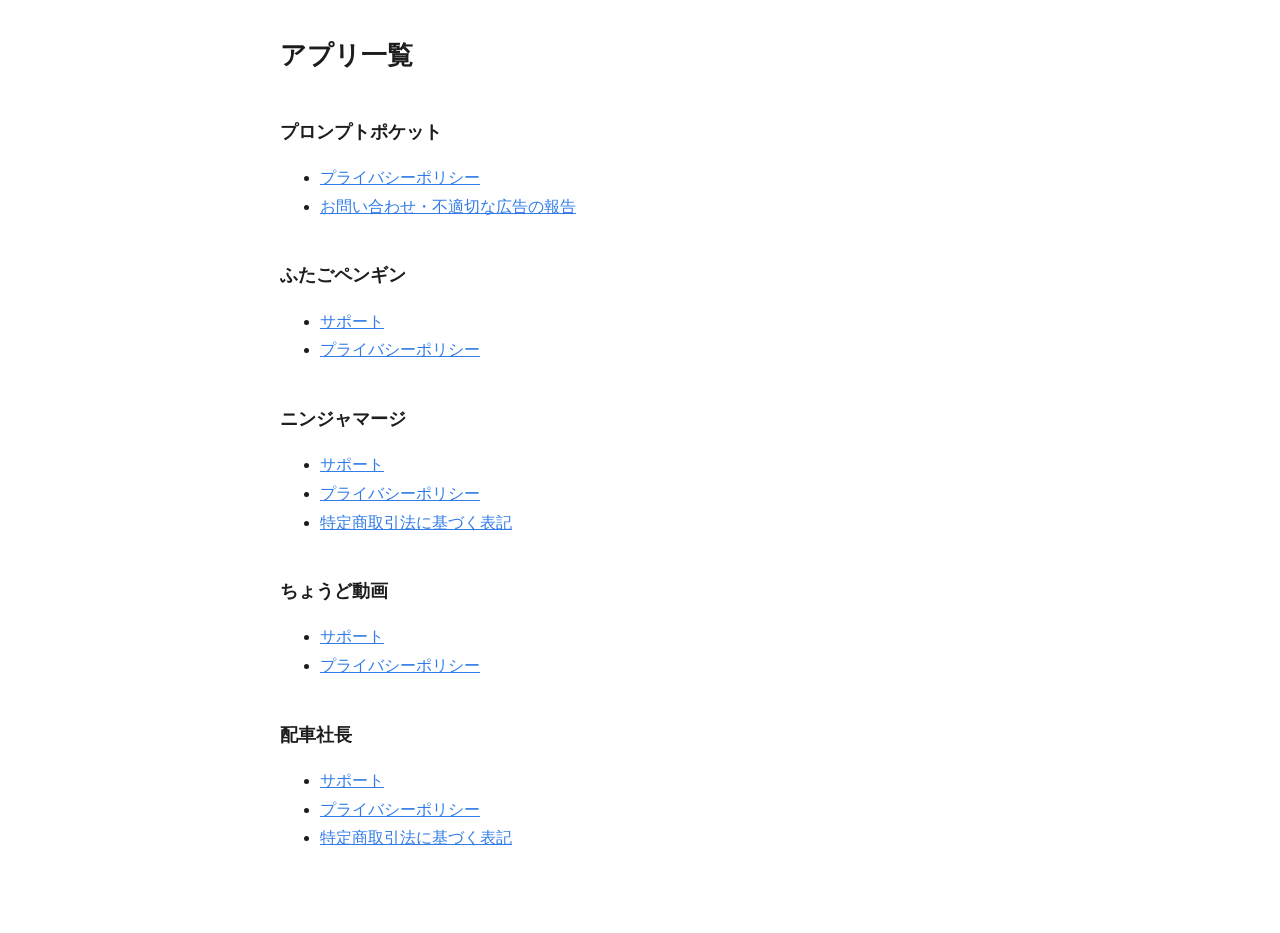
<file: index.html>
<!DOCTYPE html>
<html lang="ja">
<head>
<meta charset="utf-8">
<meta name="viewport" content="width=device-width, initial-scale=1">
<title>アプリ一覧</title>
<link rel="stylesheet" href="style.css">
</head>
<body>
<main>
<h1>アプリ一覧</h1>
<h2>プロンプトポケット</h2>
<ul>
<li><a href="promptpocket/privacy.html">プライバシーポリシー</a></li>
<li><a href="https://docs.google.com/forms/d/e/1FAIpQLSdB4_-NVngJtwbRb33dVeCrtzErrS0C-KaiWOwJeeFGsyLGNg/viewform">お問い合わせ・不適切な広告の報告</a></li>
</ul>
<h2>ふたごペンギン</h2>
<ul>
<li><a href="futagopenguin/">サポート</a></li>
<li><a href="futagopenguin/privacy.html">プライバシーポリシー</a></li>
</ul>
<h2>ニンジャマージ</h2>
<ul>
<li><a href="ninjamerge/">サポート</a></li>
<li><a href="ninjamerge/privacy.html">プライバシーポリシー</a></li>
<li><a href="ninjamerge/tokusho.html">特定商取引法に基づく表記</a></li>
</ul>
<h2>ちょうど動画</h2>
<ul>
<li><a href="choudo/">サポート</a></li>
<li><a href="choudo/privacy.html">プライバシーポリシー</a></li>
</ul>
<h2>配車社長</h2>
<ul>
<li><a href="truckingboss/support.html">サポート</a></li>
<li><a href="truckingboss/privacy.html">プライバシーポリシー</a></li>
<li><a href="truckingboss/tokushoho.html">特定商取引法に基づく表記</a></li>
</ul>
</main>
</body>
</html>
</file>
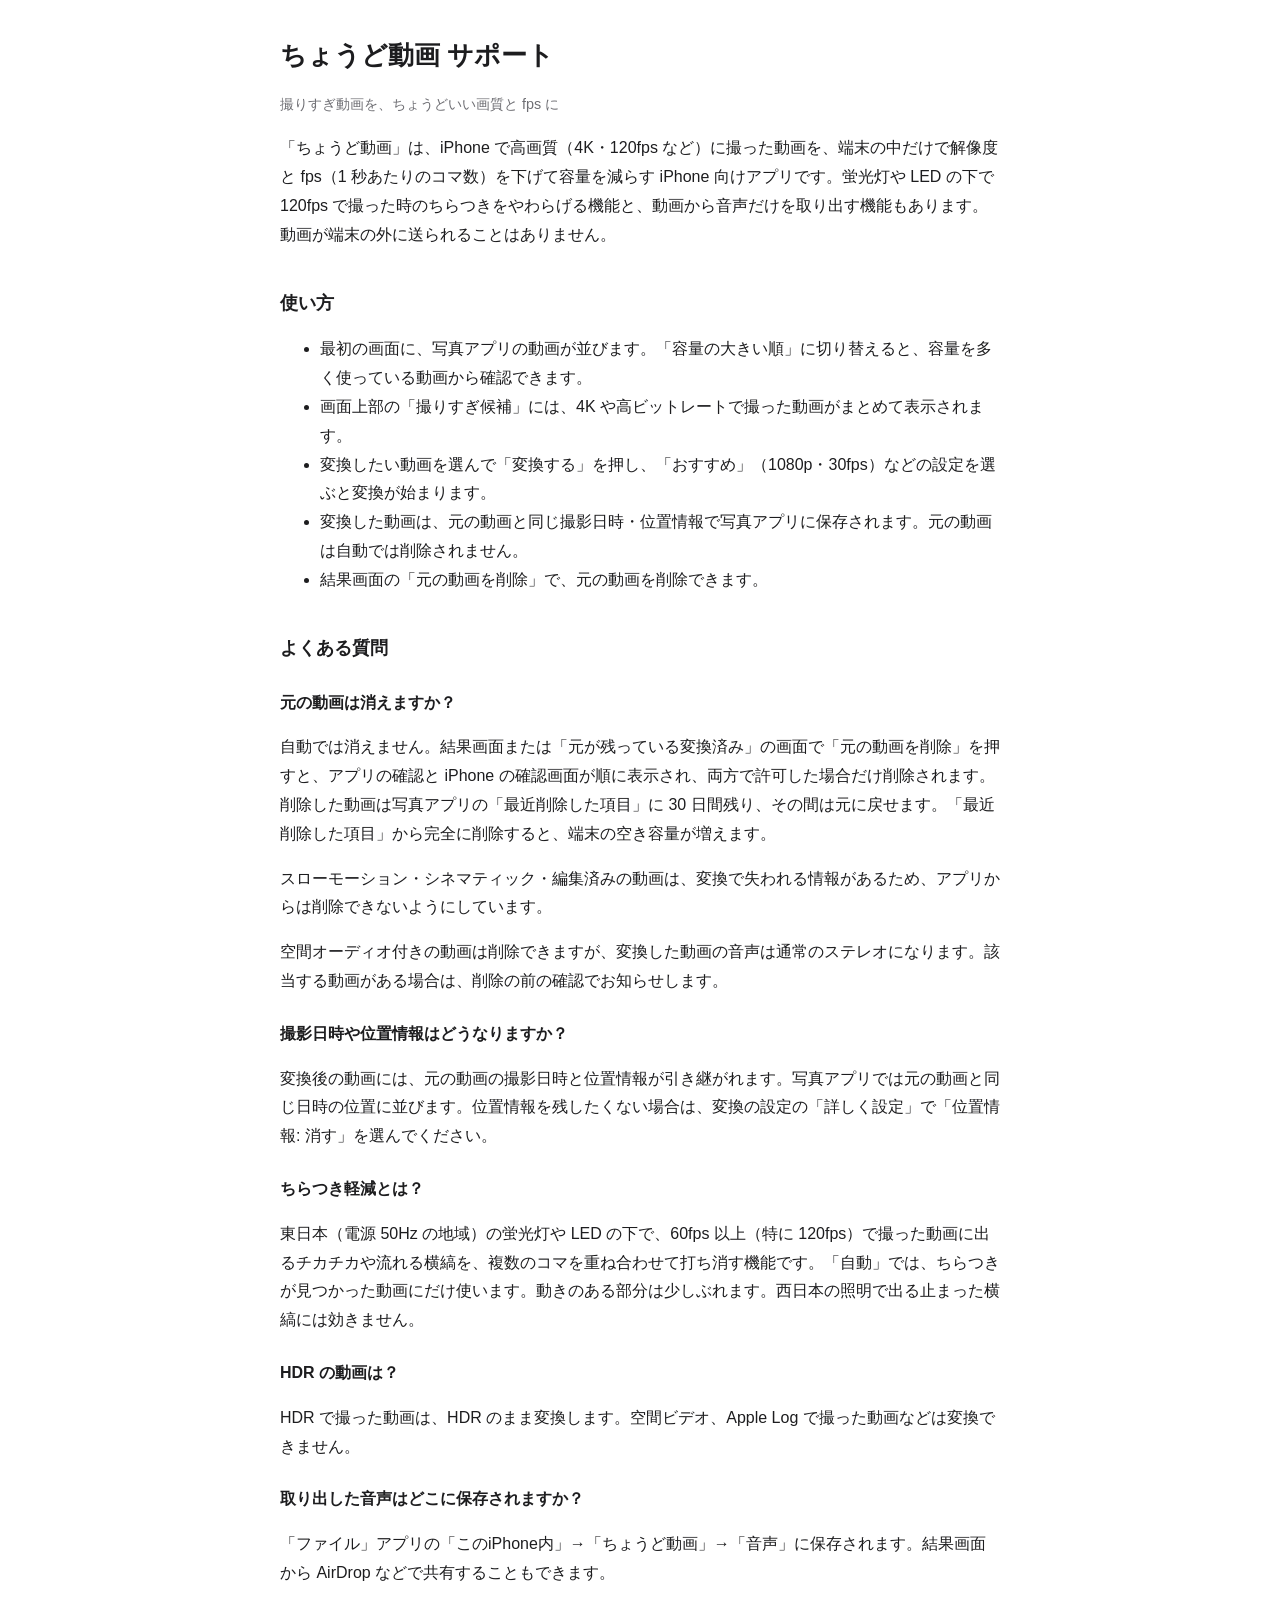
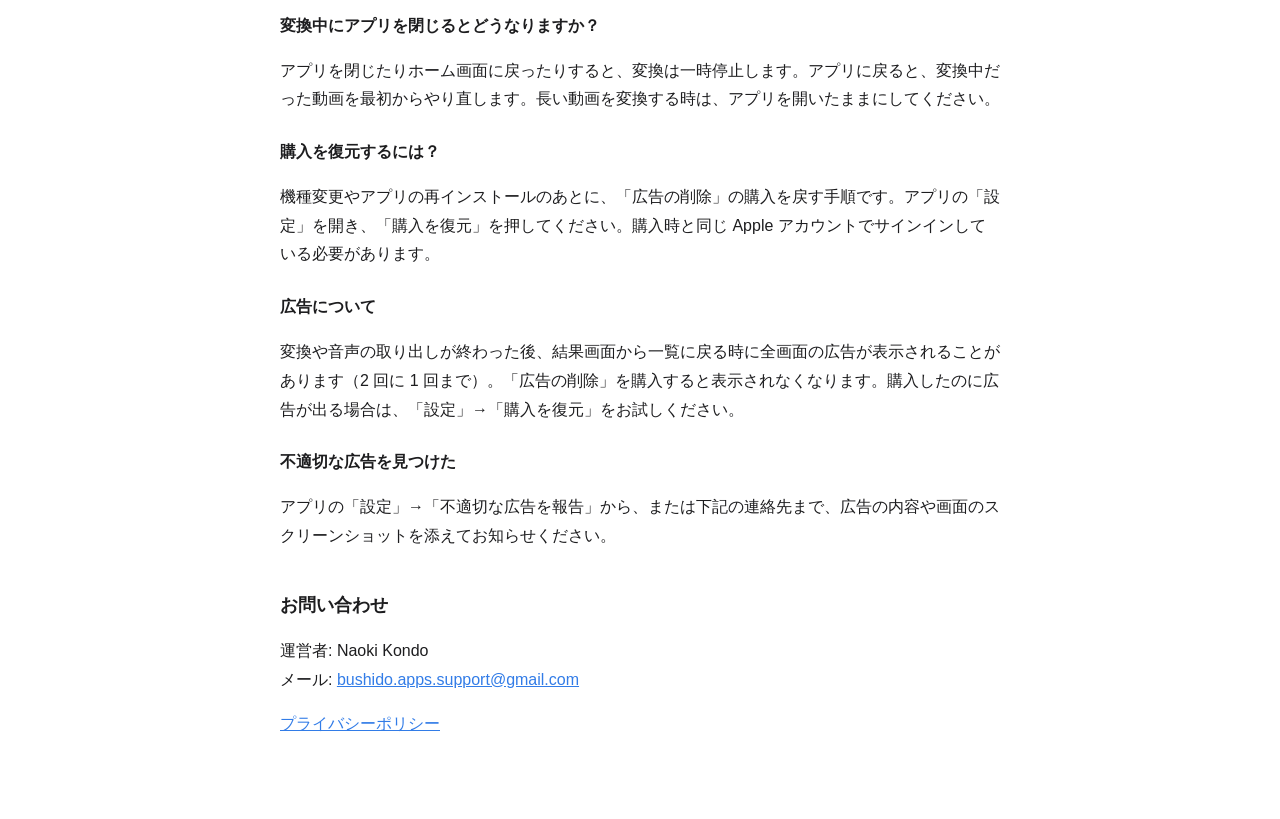
<file: choudo/index.html>
<!DOCTYPE html>
<html lang="ja">
<head>
<meta charset="utf-8">
<meta name="viewport" content="width=device-width, initial-scale=1">
<title>サポート — ちょうど動画</title>
<link rel="stylesheet" href="../style.css">
</head>
<body>
<main>
<h1>ちょうど動画 サポート</h1>
<p class="meta">撮りすぎ動画を、ちょうどいい画質と fps に</p>

<p>「ちょうど動画」は、iPhone で高画質（4K・120fps など）に撮った動画を、端末の中だけで解像度と fps（1 秒あたりのコマ数）を下げて容量を減らす iPhone 向けアプリです。蛍光灯や LED の下で 120fps で撮った時のちらつきをやわらげる機能と、動画から音声だけを取り出す機能もあります。動画が端末の外に送られることはありません。</p>

<h2>使い方</h2>
<ul>
<li>最初の画面に、写真アプリの動画が並びます。「容量の大きい順」に切り替えると、容量を多く使っている動画から確認できます。</li>
<li>画面上部の「撮りすぎ候補」には、4K や高ビットレートで撮った動画がまとめて表示されます。</li>
<li>変換したい動画を選んで「変換する」を押し、「おすすめ」（1080p・30fps）などの設定を選ぶと変換が始まります。</li>
<li>変換した動画は、元の動画と同じ撮影日時・位置情報で写真アプリに保存されます。元の動画は自動では削除されません。</li>
<li>結果画面の「元の動画を削除」で、元の動画を削除できます。</li>
</ul>

<h2>よくある質問</h2>

<h3>元の動画は消えますか？</h3>
<p>自動では消えません。結果画面または「元が残っている変換済み」の画面で「元の動画を削除」を押すと、アプリの確認と iPhone の確認画面が順に表示され、両方で許可した場合だけ削除されます。削除した動画は写真アプリの「最近削除した項目」に 30 日間残り、その間は元に戻せます。「最近削除した項目」から完全に削除すると、端末の空き容量が増えます。</p>
<p>スローモーション・シネマティック・編集済みの動画は、変換で失われる情報があるため、アプリからは削除できないようにしています。</p>
<p>空間オーディオ付きの動画は削除できますが、変換した動画の音声は通常のステレオになります。該当する動画がある場合は、削除の前の確認でお知らせします。</p>

<h3>撮影日時や位置情報はどうなりますか？</h3>
<p>変換後の動画には、元の動画の撮影日時と位置情報が引き継がれます。写真アプリでは元の動画と同じ日時の位置に並びます。位置情報を残したくない場合は、変換の設定の「詳しく設定」で「位置情報: 消す」を選んでください。</p>

<h3>ちらつき軽減とは？</h3>
<p>東日本（電源 50Hz の地域）の蛍光灯や LED の下で、60fps 以上（特に 120fps）で撮った動画に出るチカチカや流れる横縞を、複数のコマを重ね合わせて打ち消す機能です。「自動」では、ちらつきが見つかった動画にだけ使います。動きのある部分は少しぶれます。西日本の照明で出る止まった横縞には効きません。</p>

<h3>HDR の動画は？</h3>
<p>HDR で撮った動画は、HDR のまま変換します。空間ビデオ、Apple Log で撮った動画などは変換できません。</p>

<h3>取り出した音声はどこに保存されますか？</h3>
<p>「ファイル」アプリの「このiPhone内」→「ちょうど動画」→「音声」に保存されます。結果画面から AirDrop などで共有することもできます。</p>

<h3>変換中にアプリを閉じるとどうなりますか？</h3>
<p>アプリを閉じたりホーム画面に戻ったりすると、変換は一時停止します。アプリに戻ると、変換中だった動画を最初からやり直します。長い動画を変換する時は、アプリを開いたままにしてください。</p>

<h3>購入を復元するには？</h3>
<p>機種変更やアプリの再インストールのあとに、「広告の削除」の購入を戻す手順です。アプリの「設定」を開き、「購入を復元」を押してください。購入時と同じ Apple アカウントでサインインしている必要があります。</p>

<h3>広告について</h3>
<p>変換や音声の取り出しが終わった後、結果画面から一覧に戻る時に全画面の広告が表示されることがあります（2 回に 1 回まで）。「広告の削除」を購入すると表示されなくなります。購入したのに広告が出る場合は、「設定」→「購入を復元」をお試しください。</p>

<h3>不適切な広告を見つけた</h3>
<p>アプリの「設定」→「不適切な広告を報告」から、または下記の連絡先まで、広告の内容や画面のスクリーンショットを添えてお知らせください。</p>

<h2>お問い合わせ</h2>
<p>運営者: Naoki Kondo<br>
メール: <a href="mailto:bushido.apps.support@gmail.com">bushido.apps.support@gmail.com</a></p>
<p><a href="privacy.html">プライバシーポリシー</a></p>
</main>
</body>
</html>
</file>
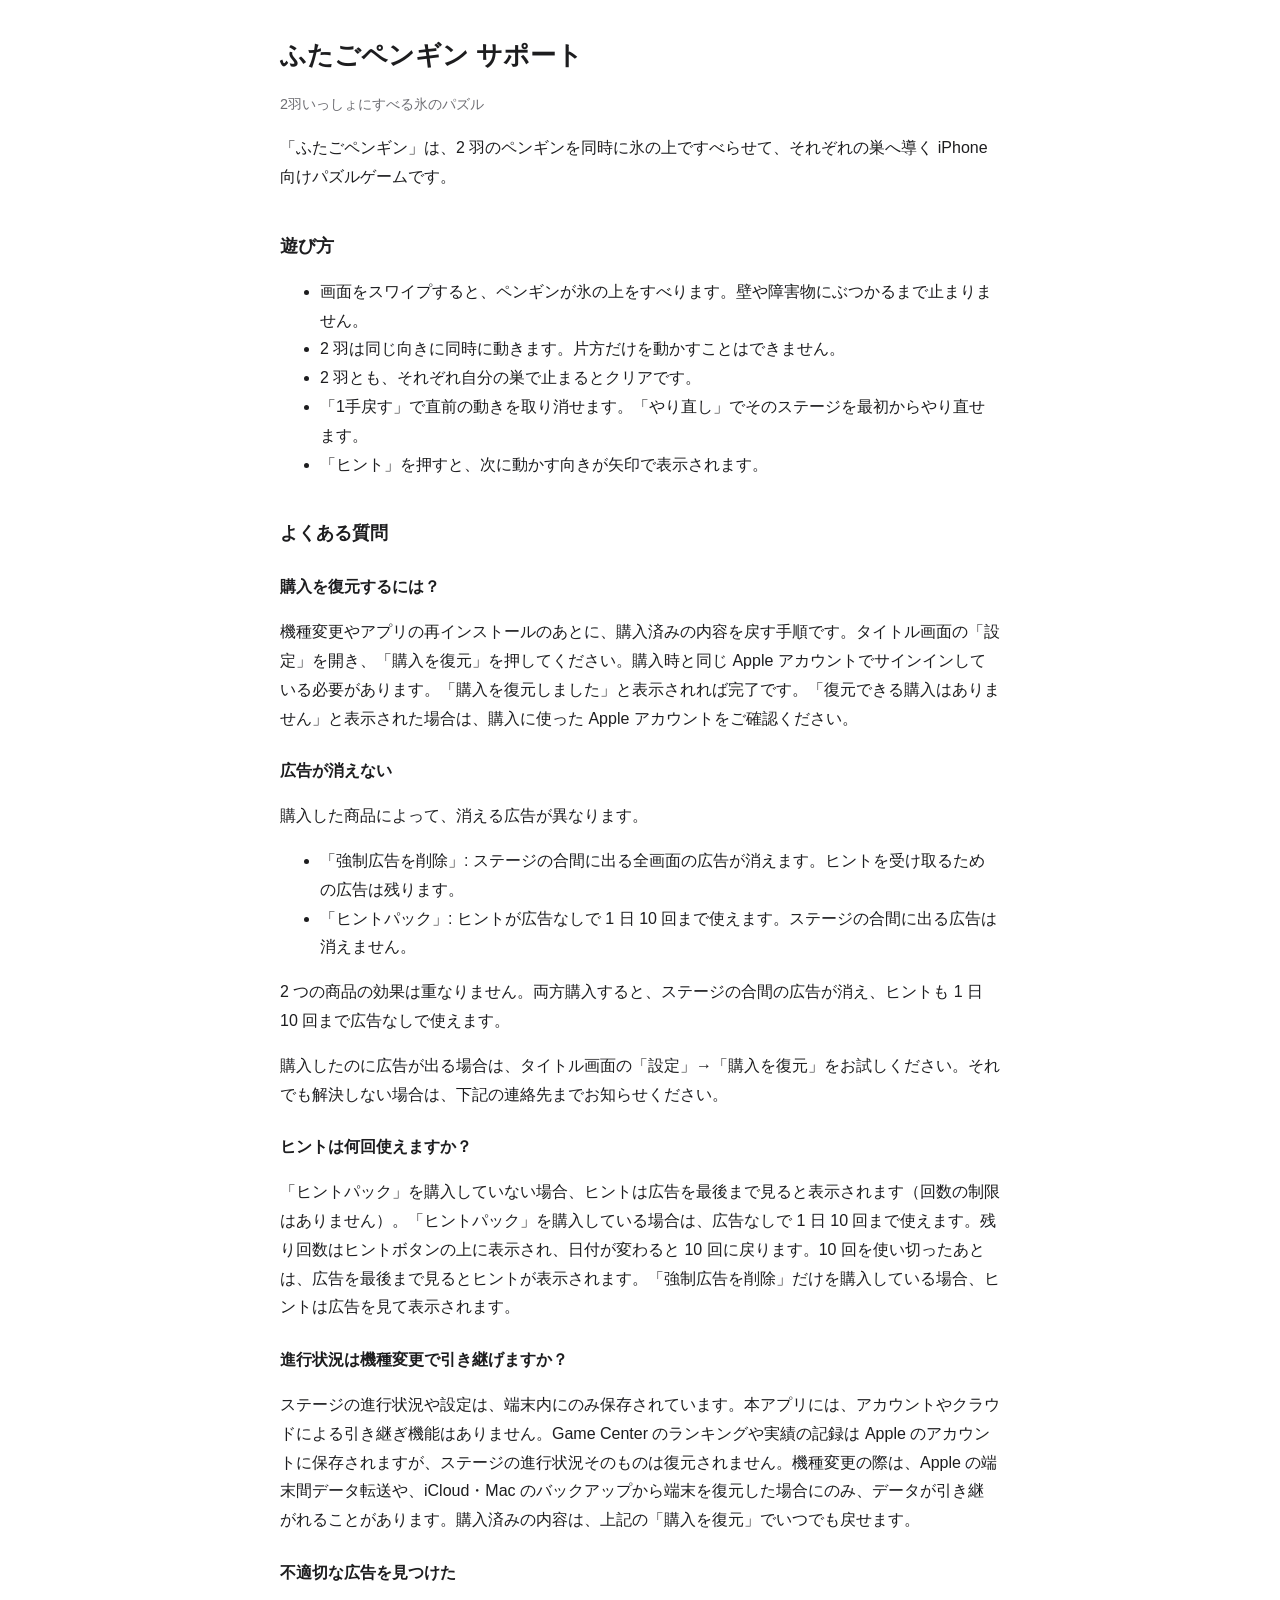
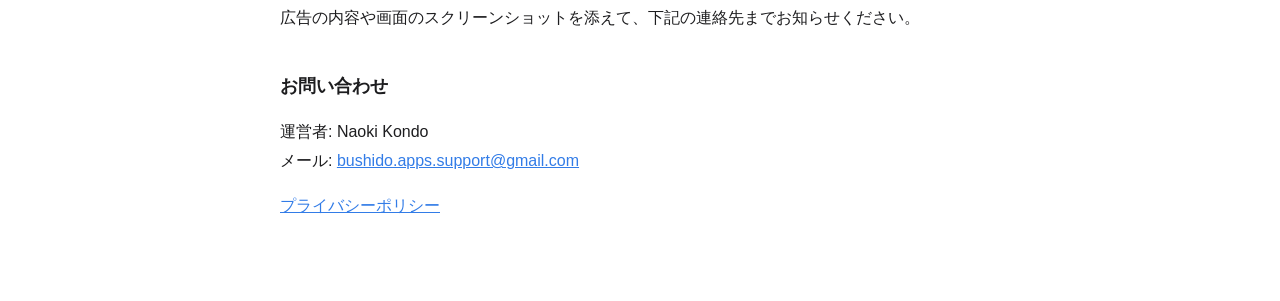
<file: futagopenguin/index.html>
<!DOCTYPE html>
<html lang="ja">
<head>
<meta charset="utf-8">
<meta name="viewport" content="width=device-width, initial-scale=1">
<title>サポート — ふたごペンギン</title>
<link rel="stylesheet" href="../style.css">
</head>
<body>
<main>
<h1>ふたごペンギン サポート</h1>
<p class="meta">2羽いっしょにすべる氷のパズル</p>

<p>「ふたごペンギン」は、2 羽のペンギンを同時に氷の上ですべらせて、それぞれの巣へ導く iPhone 向けパズルゲームです。</p>

<h2>遊び方</h2>
<ul>
<li>画面をスワイプすると、ペンギンが氷の上をすべります。壁や障害物にぶつかるまで止まりません。</li>
<li>2 羽は同じ向きに同時に動きます。片方だけを動かすことはできません。</li>
<li>2 羽とも、それぞれ自分の巣で止まるとクリアです。</li>
<li>「1手戻す」で直前の動きを取り消せます。「やり直し」でそのステージを最初からやり直せます。</li>
<li>「ヒント」を押すと、次に動かす向きが矢印で表示されます。</li>
</ul>

<h2>よくある質問</h2>

<h3>購入を復元するには？</h3>
<p>機種変更やアプリの再インストールのあとに、購入済みの内容を戻す手順です。タイトル画面の「設定」を開き、「購入を復元」を押してください。購入時と同じ Apple アカウントでサインインしている必要があります。「購入を復元しました」と表示されれば完了です。「復元できる購入はありません」と表示された場合は、購入に使った Apple アカウントをご確認ください。</p>

<h3>広告が消えない</h3>
<p>購入した商品によって、消える広告が異なります。</p>
<ul>
<li>「強制広告を削除」: ステージの合間に出る全画面の広告が消えます。ヒントを受け取るための広告は残ります。</li>
<li>「ヒントパック」: ヒントが広告なしで 1 日 10 回まで使えます。ステージの合間に出る広告は消えません。</li>
</ul>
<p>2 つの商品の効果は重なりません。両方購入すると、ステージの合間の広告が消え、ヒントも 1 日 10 回まで広告なしで使えます。</p>
<p>購入したのに広告が出る場合は、タイトル画面の「設定」→「購入を復元」をお試しください。それでも解決しない場合は、下記の連絡先までお知らせください。</p>

<h3>ヒントは何回使えますか？</h3>
<p>「ヒントパック」を購入していない場合、ヒントは広告を最後まで見ると表示されます（回数の制限はありません）。「ヒントパック」を購入している場合は、広告なしで 1 日 10 回まで使えます。残り回数はヒントボタンの上に表示され、日付が変わると 10 回に戻ります。10 回を使い切ったあとは、広告を最後まで見るとヒントが表示されます。「強制広告を削除」だけを購入している場合、ヒントは広告を見て表示されます。</p>

<h3>進行状況は機種変更で引き継げますか？</h3>
<p>ステージの進行状況や設定は、端末内にのみ保存されています。本アプリには、アカウントやクラウドによる引き継ぎ機能はありません。Game Center のランキングや実績の記録は Apple のアカウントに保存されますが、ステージの進行状況そのものは復元されません。機種変更の際は、Apple の端末間データ転送や、iCloud・Mac のバックアップから端末を復元した場合にのみ、データが引き継がれることがあります。購入済みの内容は、上記の「購入を復元」でいつでも戻せます。</p>

<h3>不適切な広告を見つけた</h3>
<p>広告の内容や画面のスクリーンショットを添えて、下記の連絡先までお知らせください。</p>

<h2>お問い合わせ</h2>
<p>運営者: Naoki Kondo<br>
メール: <a href="mailto:bushido.apps.support@gmail.com">bushido.apps.support@gmail.com</a></p>
<p><a href="privacy.html">プライバシーポリシー</a></p>
</main>
</body>
</html>
</file>
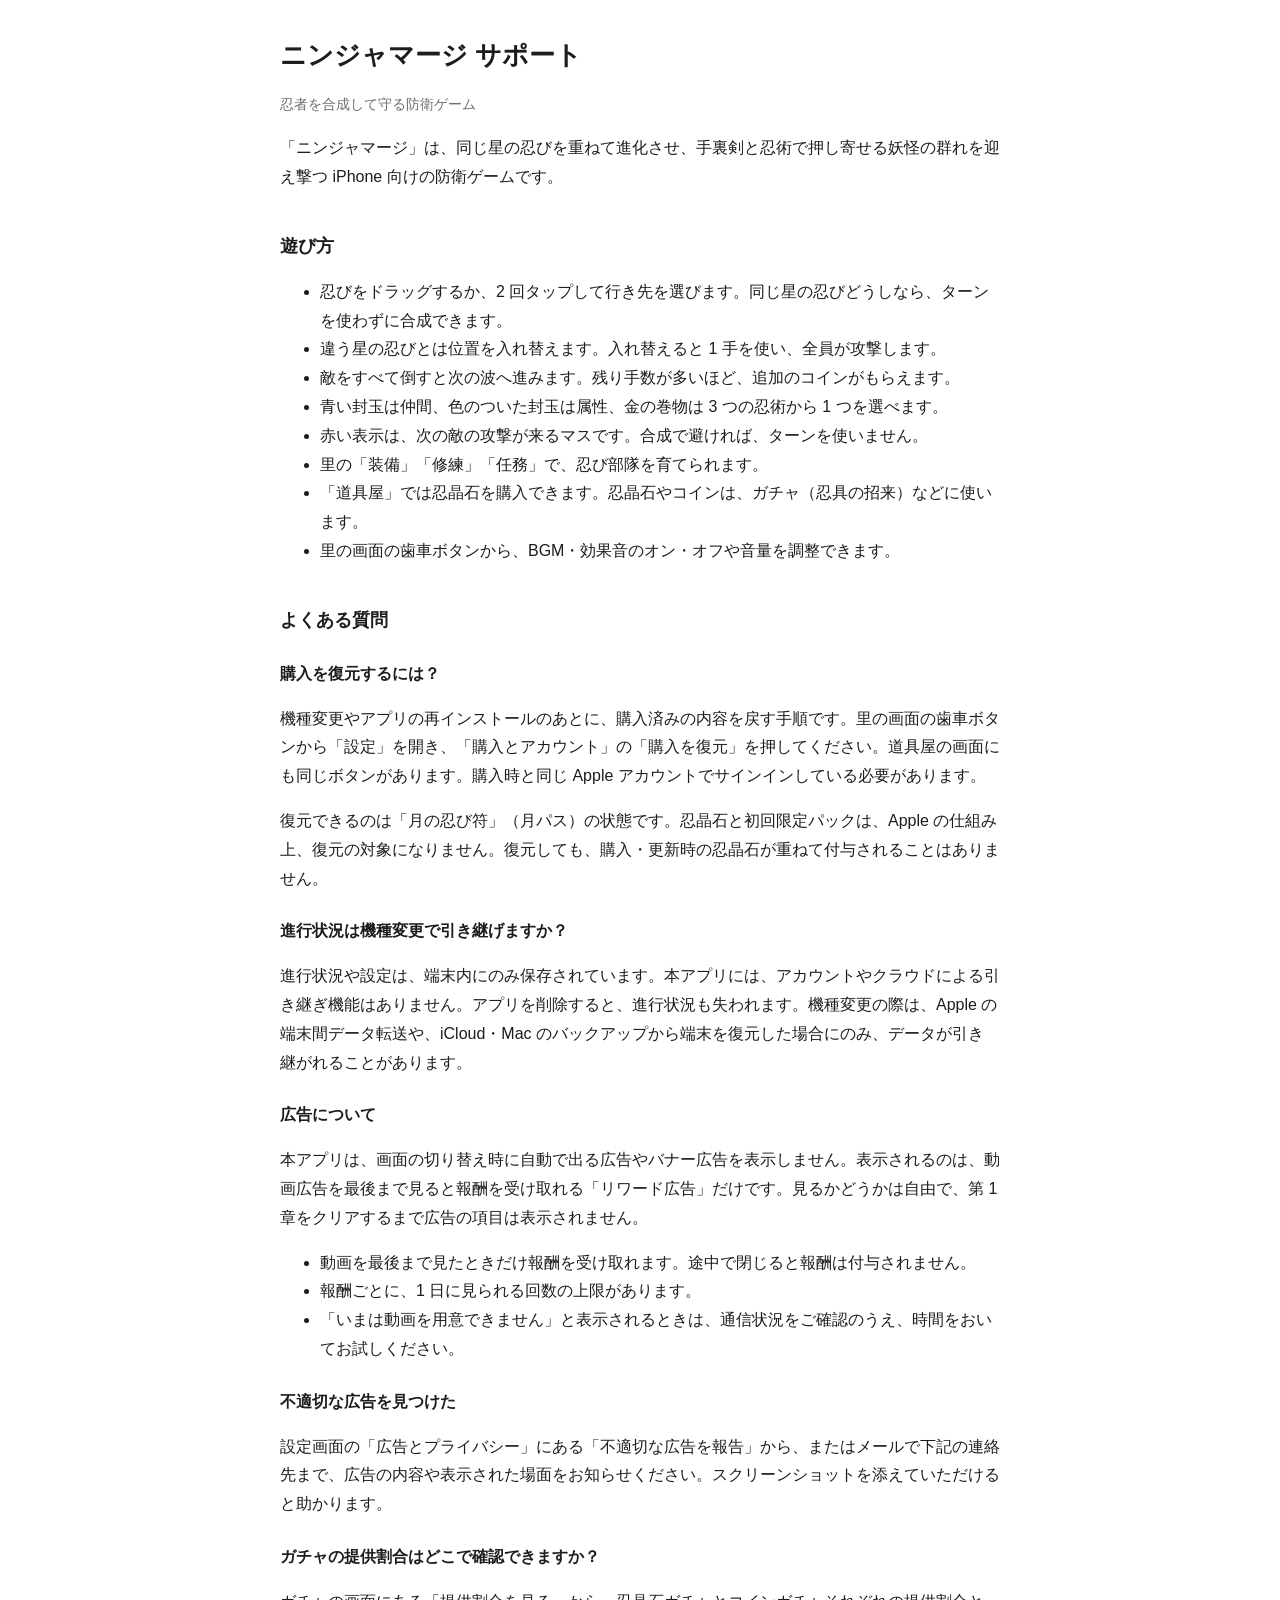
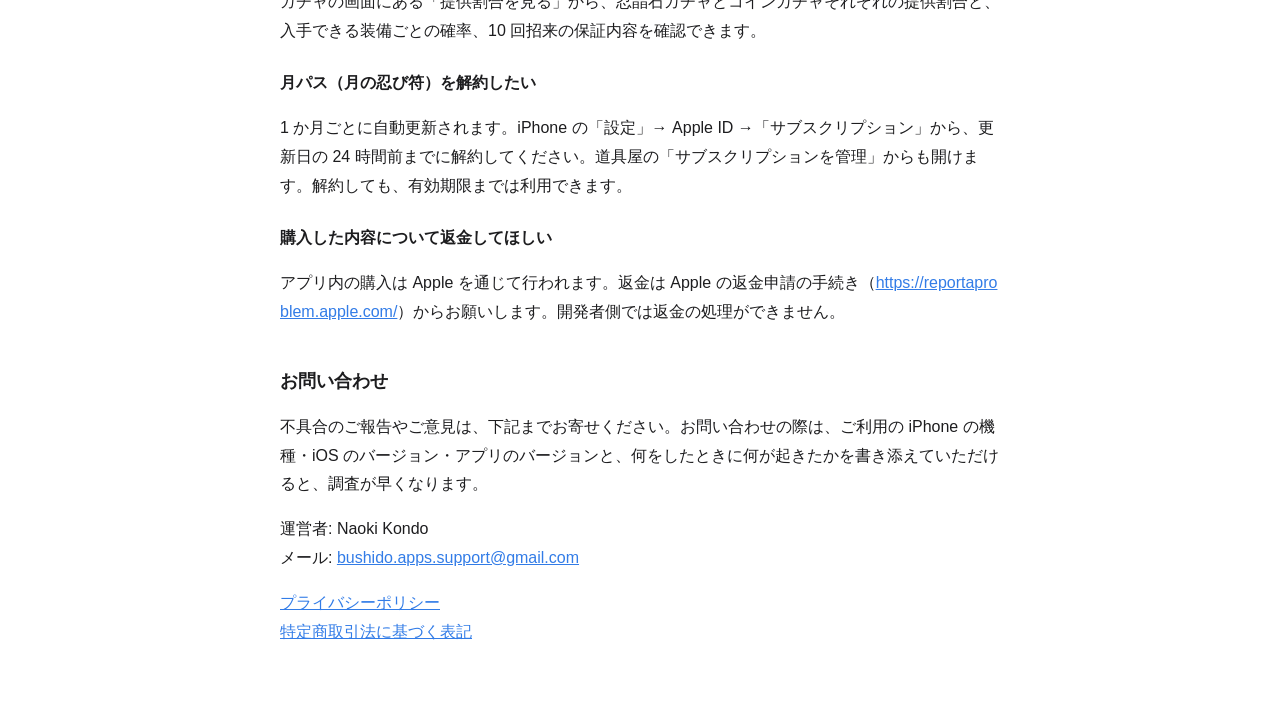
<file: ninjamerge/index.html>
<!DOCTYPE html>
<html lang="ja">
<head>
<meta charset="utf-8">
<meta name="viewport" content="width=device-width, initial-scale=1">
<title>サポート — ニンジャマージ</title>
<link rel="stylesheet" href="../style.css">
</head>
<body>
<main>
<h1>ニンジャマージ サポート</h1>
<p class="meta">忍者を合成して守る防衛ゲーム</p>

<p>「ニンジャマージ」は、同じ星の忍びを重ねて進化させ、手裏剣と忍術で押し寄せる妖怪の群れを迎え撃つ iPhone 向けの防衛ゲームです。</p>

<h2>遊び方</h2>
<ul>
<li>忍びをドラッグするか、2 回タップして行き先を選びます。同じ星の忍びどうしなら、ターンを使わずに合成できます。</li>
<li>違う星の忍びとは位置を入れ替えます。入れ替えると 1 手を使い、全員が攻撃します。</li>
<li>敵をすべて倒すと次の波へ進みます。残り手数が多いほど、追加のコインがもらえます。</li>
<li>青い封玉は仲間、色のついた封玉は属性、金の巻物は 3 つの忍術から 1 つを選べます。</li>
<li>赤い表示は、次の敵の攻撃が来るマスです。合成で避ければ、ターンを使いません。</li>
<li>里の「装備」「修練」「任務」で、忍び部隊を育てられます。</li>
<li>「道具屋」では忍晶石を購入できます。忍晶石やコインは、ガチャ（忍具の招来）などに使います。</li>
<li>里の画面の歯車ボタンから、BGM・効果音のオン・オフや音量を調整できます。</li>
</ul>

<h2>よくある質問</h2>

<h3>購入を復元するには？</h3>
<p>機種変更やアプリの再インストールのあとに、購入済みの内容を戻す手順です。里の画面の歯車ボタンから「設定」を開き、「購入とアカウント」の「購入を復元」を押してください。道具屋の画面にも同じボタンがあります。購入時と同じ Apple アカウントでサインインしている必要があります。</p>
<p>復元できるのは「月の忍び符」（月パス）の状態です。忍晶石と初回限定パックは、Apple の仕組み上、復元の対象になりません。復元しても、購入・更新時の忍晶石が重ねて付与されることはありません。</p>

<h3>進行状況は機種変更で引き継げますか？</h3>
<p>進行状況や設定は、端末内にのみ保存されています。本アプリには、アカウントやクラウドによる引き継ぎ機能はありません。アプリを削除すると、進行状況も失われます。機種変更の際は、Apple の端末間データ転送や、iCloud・Mac のバックアップから端末を復元した場合にのみ、データが引き継がれることがあります。</p>

<h3>広告について</h3>
<p>本アプリは、画面の切り替え時に自動で出る広告やバナー広告を表示しません。表示されるのは、動画広告を最後まで見ると報酬を受け取れる「リワード広告」だけです。見るかどうかは自由で、第 1 章をクリアするまで広告の項目は表示されません。</p>
<ul>
<li>動画を最後まで見たときだけ報酬を受け取れます。途中で閉じると報酬は付与されません。</li>
<li>報酬ごとに、1 日に見られる回数の上限があります。</li>
<li>「いまは動画を用意できません」と表示されるときは、通信状況をご確認のうえ、時間をおいてお試しください。</li>
</ul>

<h3>不適切な広告を見つけた</h3>
<p>設定画面の「広告とプライバシー」にある「不適切な広告を報告」から、またはメールで下記の連絡先まで、広告の内容や表示された場面をお知らせください。スクリーンショットを添えていただけると助かります。</p>

<h3>ガチャの提供割合はどこで確認できますか？</h3>
<p>ガチャの画面にある「提供割合を見る」から、忍晶石ガチャとコインガチャそれぞれの提供割合と、入手できる装備ごとの確率、10 回招来の保証内容を確認できます。</p>

<h3>月パス（月の忍び符）を解約したい</h3>
<p>1 か月ごとに自動更新されます。iPhone の「設定」→ Apple ID →「サブスクリプション」から、更新日の 24 時間前までに解約してください。道具屋の「サブスクリプションを管理」からも開けます。解約しても、有効期限までは利用できます。</p>

<h3>購入した内容について返金してほしい</h3>
<p>アプリ内の購入は Apple を通じて行われます。返金は Apple の返金申請の手続き（<a href="https://reportaproblem.apple.com/">https://reportaproblem.apple.com/</a>）からお願いします。開発者側では返金の処理ができません。</p>

<h2>お問い合わせ</h2>
<p>不具合のご報告やご意見は、下記までお寄せください。お問い合わせの際は、ご利用の iPhone の機種・iOS のバージョン・アプリのバージョンと、何をしたときに何が起きたかを書き添えていただけると、調査が早くなります。</p>
<p>運営者: Naoki Kondo<br>
メール: <a href="mailto:bushido.apps.support@gmail.com">bushido.apps.support@gmail.com</a></p>
<p><a href="privacy.html">プライバシーポリシー</a><br>
<a href="tokusho.html">特定商取引法に基づく表記</a></p>
</main>
</body>
</html>
</file>
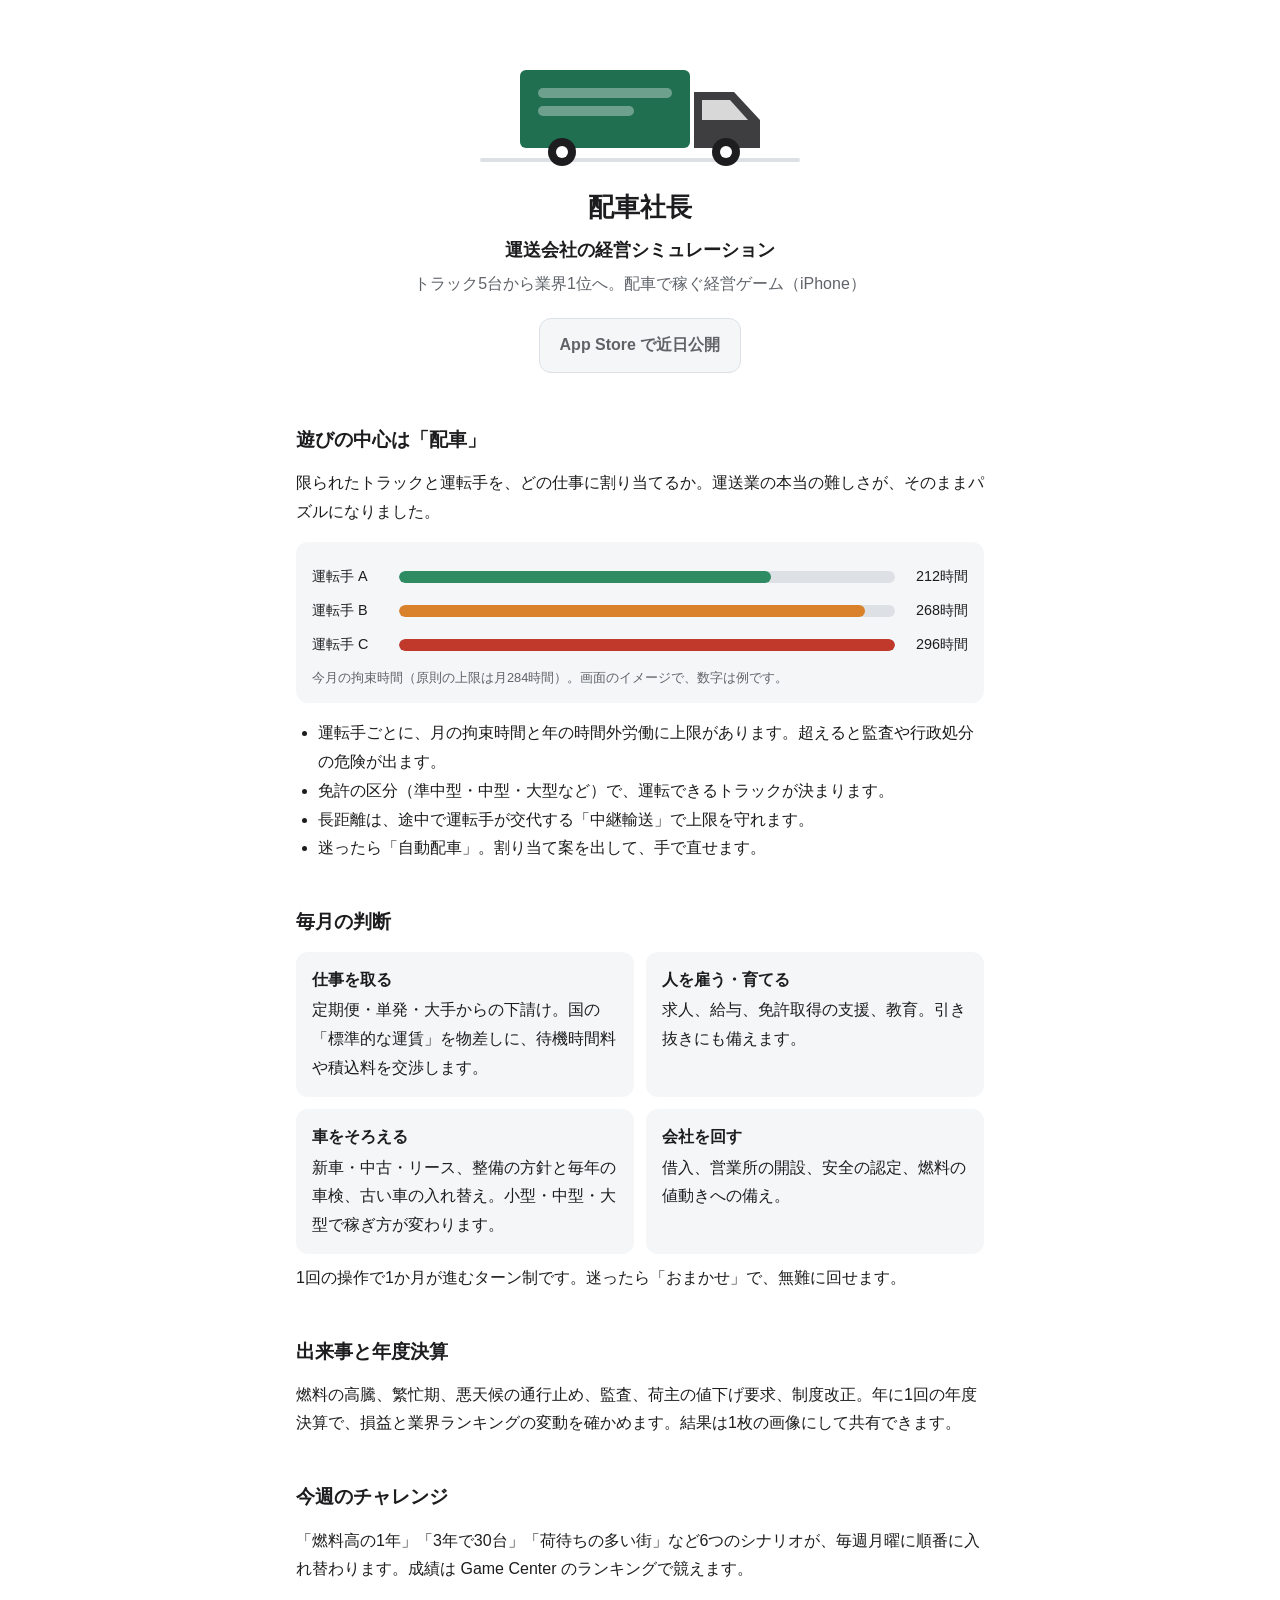
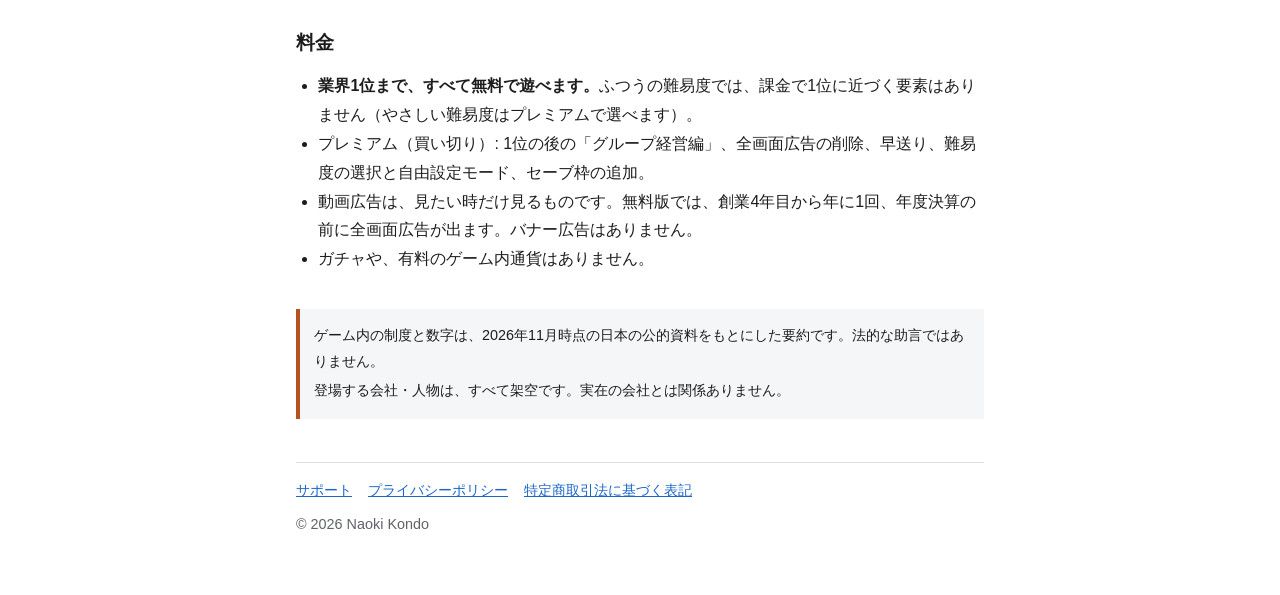
<file: truckingboss/index.html>
<!DOCTYPE html>
<html lang="ja">
<head>
<meta charset="utf-8">
<meta name="viewport" content="width=device-width, initial-scale=1">
<title>配車社長 — 運送会社の経営シミュレーション</title>
<meta name="description" content="トラック5台の小さな運送会社を、業界1位へ。運転手の拘束時間と免許を見ながら配車する、iPhone 向けの経営シミュレーションです。業界1位まで、すべて無料で遊べます。">
<meta property="og:title" content="配車社長 — 運送会社の経営シミュレーション">
<meta property="og:description" content="トラック5台から業界1位へ。配車で稼ぐ経営ゲーム（iPhone）">
<meta property="og:type" content="website">
<meta property="og:url" content="https://tenryu777nk.github.io/truckingboss/">
<link rel="stylesheet" href="site.css">
</head>
<body>
<main>
<section class="hero">
<svg viewBox="0 0 320 140" role="img" aria-label="トラックのイラスト">
  <rect x="0" y="118" width="320" height="4" rx="2" style="fill:var(--line)"/>
  <rect x="40" y="30" width="170" height="78" rx="6" style="fill:var(--accent)"/>
  <rect x="58" y="48" width="134" height="10" rx="5" style="fill:var(--bg);opacity:.35"/>
  <rect x="58" y="66" width="96" height="10" rx="5" style="fill:var(--bg);opacity:.35"/>
  <path d="M214 52 h40 l26 28 v28 h-66 z" style="fill:var(--fg);opacity:.85"/>
  <path d="M222 60 h28 l18 20 h-46 z" style="fill:var(--bg);opacity:.8"/>
  <circle cx="82" cy="112" r="14" style="fill:var(--fg)"/>
  <circle cx="82" cy="112" r="6" style="fill:var(--bg)"/>
  <circle cx="246" cy="112" r="14" style="fill:var(--fg)"/>
  <circle cx="246" cy="112" r="6" style="fill:var(--bg)"/>
</svg>
<h1>配車社長</h1>
<p class="catch">運送会社の経営シミュレーション</p>
<p class="sub">トラック5台から業界1位へ。配車で稼ぐ経営ゲーム（iPhone）</p>
<!-- OWNER_REPLACE: 公開後、次の span を App Store のページへのリンク（<a class="button" href="https://apps.apple.com/jp/app/idXXXXXXXXXX">App Store で見る</a>）に差し替える -->
<span class="button soon">App Store で近日公開</span>
</section>

<h2>遊びの中心は「配車」</h2>
<p>限られたトラックと運転手を、どの仕事に割り当てるか。運送業の本当の難しさが、そのままパズルになりました。</p>
<div class="dispatch" aria-label="配車画面のイメージ">
  <div class="row"><span>運転手 A</span><div class="bar"><span style="width:75%"></span></div><span class="hours">212時間</span></div>
  <div class="row"><span>運転手 B</span><div class="bar"><span class="hi" style="width:94%"></span></div><span class="hours">268時間</span></div>
  <div class="row"><span>運転手 C</span><div class="bar"><span class="over" style="width:100%"></span></div><span class="hours">296時間</span></div>
  <p class="cap">今月の拘束時間（原則の上限は月284時間）。画面のイメージで、数字は例です。</p>
</div>
<ul>
<li>運転手ごとに、月の拘束時間と年の時間外労働に上限があります。超えると監査や行政処分の危険が出ます。</li>
<li>免許の区分（準中型・中型・大型など）で、運転できるトラックが決まります。</li>
<li>長距離は、途中で運転手が交代する「中継輸送」で上限を守れます。</li>
<li>迷ったら「自動配車」。割り当て案を出して、手で直せます。</li>
</ul>

<h2>毎月の判断</h2>
<ul class="features">
<li><strong>仕事を取る</strong>定期便・単発・大手からの下請け。国の「標準的な運賃」を物差しに、待機時間料や積込料を交渉します。</li>
<li><strong>人を雇う・育てる</strong>求人、給与、免許取得の支援、教育。引き抜きにも備えます。</li>
<li><strong>車をそろえる</strong>新車・中古・リース、整備の方針と毎年の車検、古い車の入れ替え。小型・中型・大型で稼ぎ方が変わります。</li>
<li><strong>会社を回す</strong>借入、営業所の開設、安全の認定、燃料の値動きへの備え。</li>
</ul>
<p>1回の操作で1か月が進むターン制です。迷ったら「おまかせ」で、無難に回せます。</p>

<h2>出来事と年度決算</h2>
<p>燃料の高騰、繁忙期、悪天候の通行止め、監査、荷主の値下げ要求、制度改正。年に1回の年度決算で、損益と業界ランキングの変動を確かめます。結果は1枚の画像にして共有できます。</p>

<h2>今週のチャレンジ</h2>
<p>「燃料高の1年」「3年で30台」「荷待ちの多い街」など6つのシナリオが、毎週月曜に順番に入れ替わります。成績は Game Center のランキングで競えます。</p>

<h2>料金</h2>
<ul>
<li><strong>業界1位まで、すべて無料で遊べます。</strong>ふつうの難易度では、課金で1位に近づく要素はありません（やさしい難易度はプレミアムで選べます）。</li>
<li>プレミアム（買い切り）: 1位の後の「グループ経営編」、全画面広告の削除、早送り、難易度の選択と自由設定モード、セーブ枠の追加。</li>
<li>動画広告は、見たい時だけ見るものです。無料版では、創業4年目から年に1回、年度決算の前に全画面広告が出ます。バナー広告はありません。</li>
<li>ガチャや、有料のゲーム内通貨はありません。</li>
</ul>

<div class="disclaimer">
<p>ゲーム内の制度と数字は、2026年11月時点の日本の公的資料をもとにした要約です。法的な助言ではありません。</p>
<p>登場する会社・人物は、すべて架空です。実在の会社とは関係ありません。</p>
</div>

<footer>
<nav>
<a href="support.html">サポート</a>
<a href="privacy.html">プライバシーポリシー</a>
<a href="tokushoho.html">特定商取引法に基づく表記</a>
</nav>
<p>&copy; 2026 Naoki Kondo</p>
</footer>
</main>
</body>
</html>
</file>
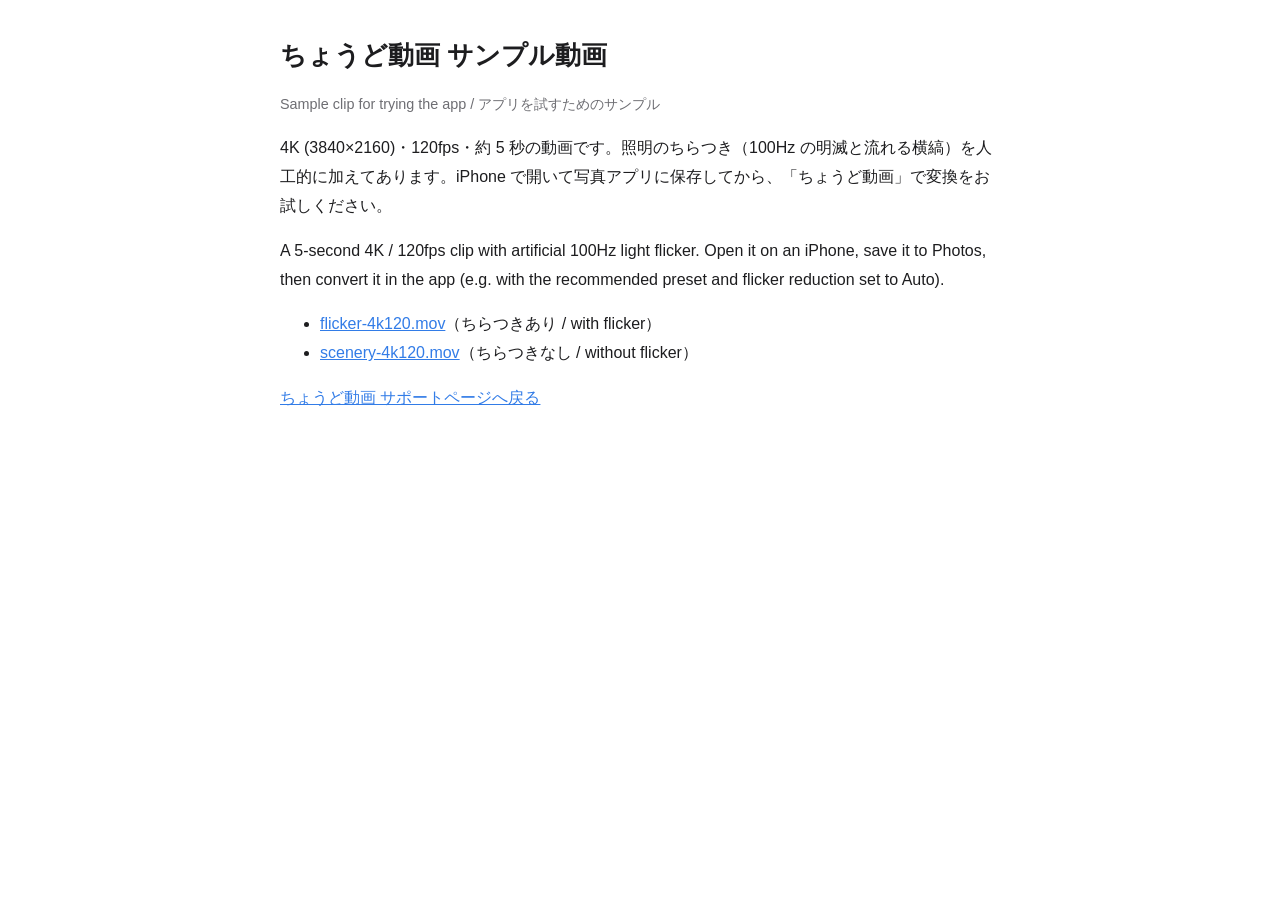
<file: choudo/sample/index.html>
<!DOCTYPE html>
<html lang="ja">
<head>
<meta charset="utf-8">
<meta name="viewport" content="width=device-width, initial-scale=1">
<title>サンプル動画 — ちょうど動画</title>
<link rel="stylesheet" href="../../style.css">
</head>
<body>
<main>
<h1>ちょうど動画 サンプル動画</h1>
<p class="meta">Sample clip for trying the app / アプリを試すためのサンプル</p>

<p>4K (3840×2160)・120fps・約 5 秒の動画です。照明のちらつき（100Hz の明滅と流れる横縞）を人工的に加えてあります。iPhone で開いて写真アプリに保存してから、「ちょうど動画」で変換をお試しください。</p>
<p>A 5-second 4K / 120fps clip with artificial 100Hz light flicker. Open it on an iPhone, save it to Photos, then convert it in the app (e.g. with the recommended preset and flicker reduction set to Auto).</p>

<ul>
<li><a href="flicker-4k120.mov">flicker-4k120.mov</a>（ちらつきあり / with flicker）</li>
<li><a href="scenery-4k120.mov">scenery-4k120.mov</a>（ちらつきなし / without flicker）</li>
</ul>

<p><a href="../">ちょうど動画 サポートページへ戻る</a></p>
</main>
</body>
</html>
</file>
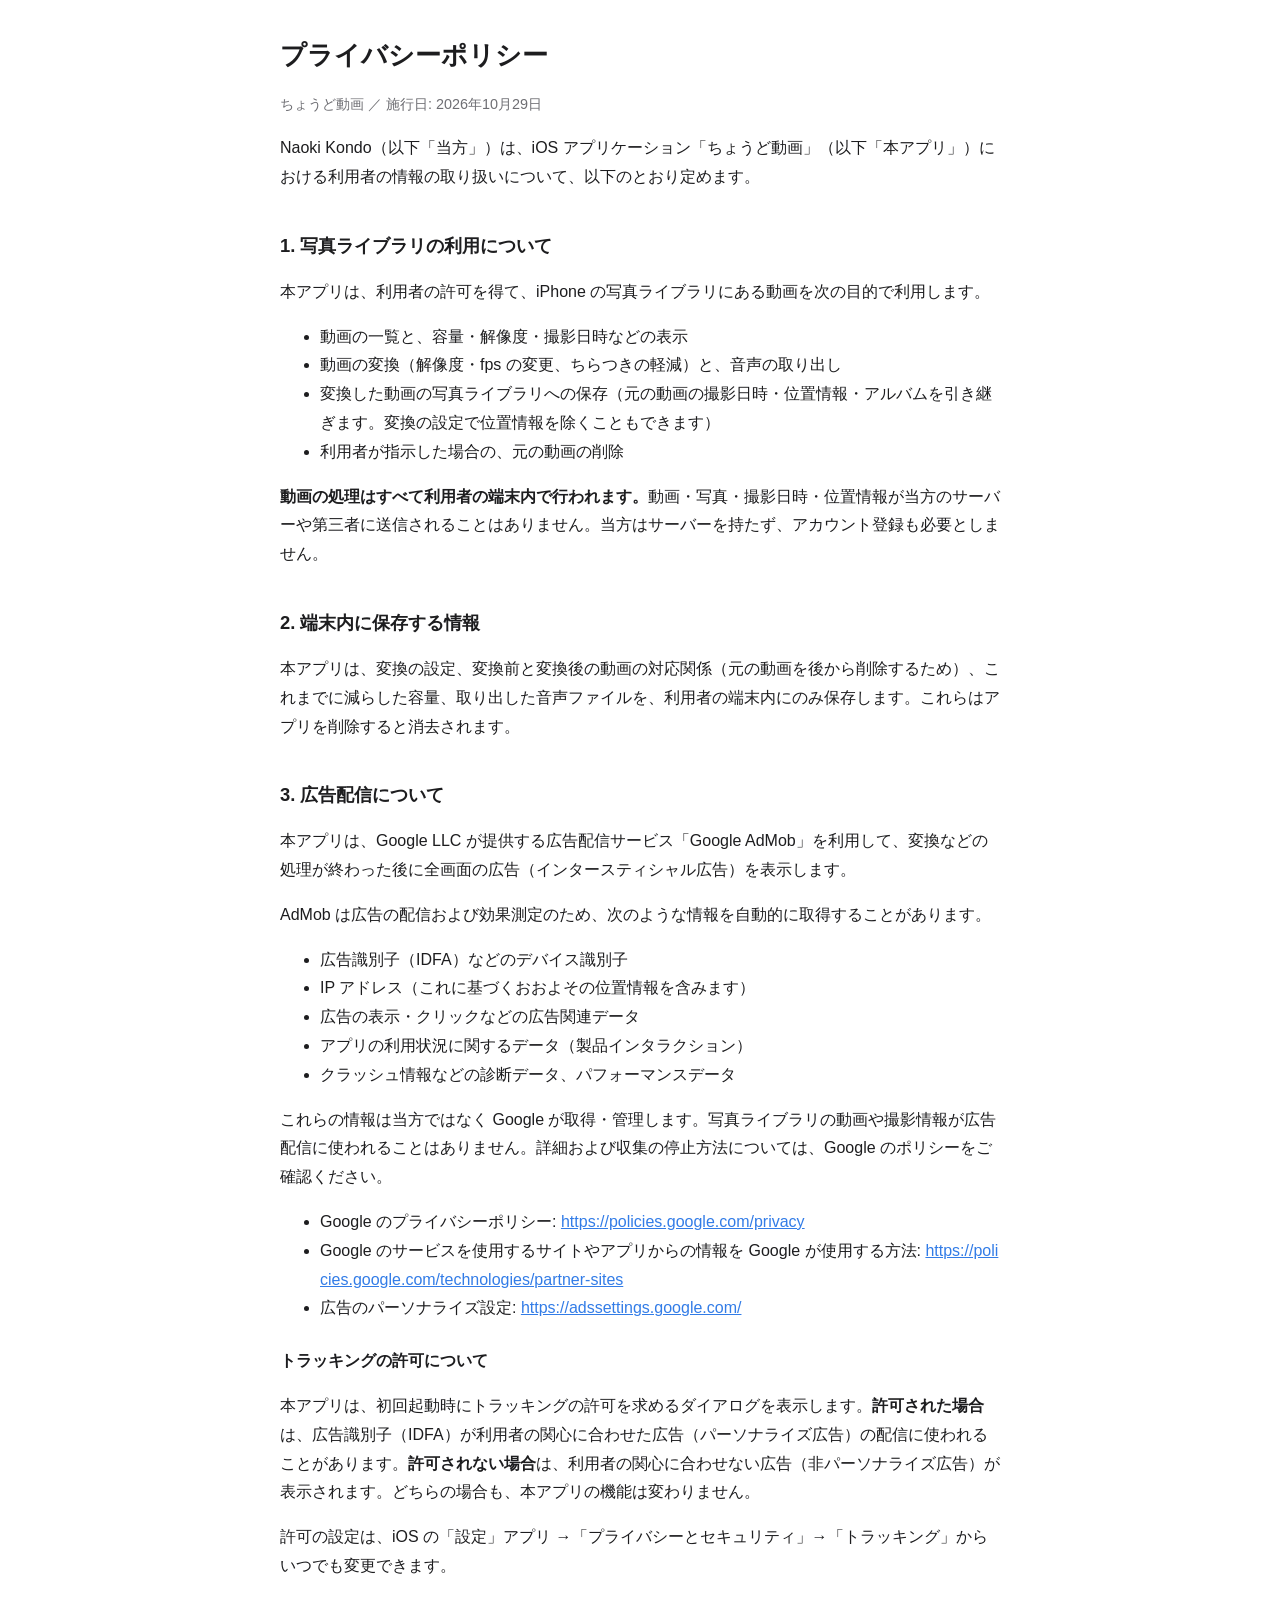
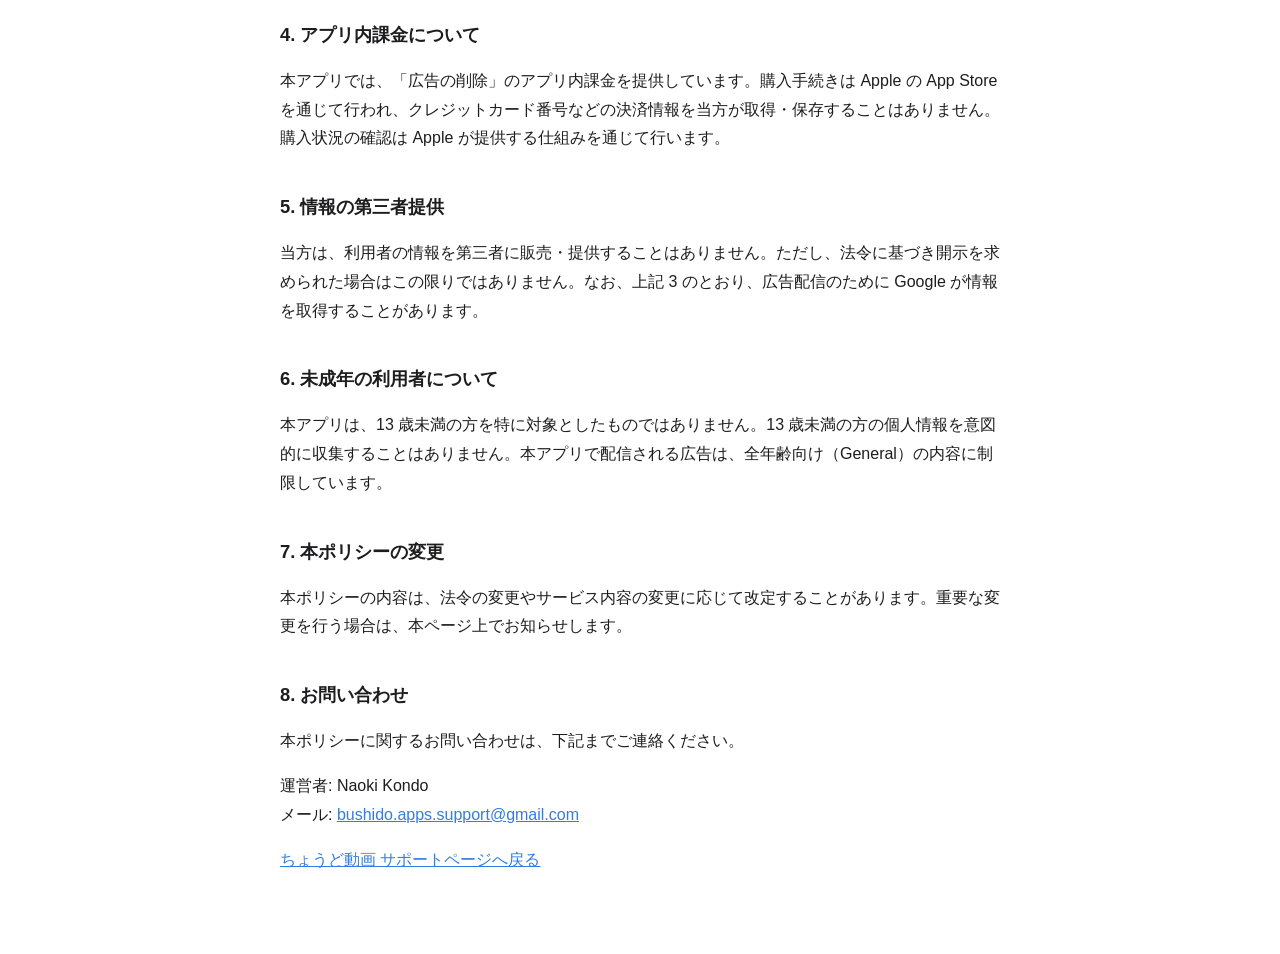
<file: choudo/privacy.html>
<!DOCTYPE html>
<html lang="ja">
<head>
<meta charset="utf-8">
<meta name="viewport" content="width=device-width, initial-scale=1">
<title>プライバシーポリシー — ちょうど動画</title>
<link rel="stylesheet" href="../style.css">
</head>
<body>
<main>
<h1>プライバシーポリシー</h1>
<p class="meta">ちょうど動画 ／ 施行日: 2026年10月29日</p>

<p>Naoki Kondo（以下「当方」）は、iOS アプリケーション「ちょうど動画」（以下「本アプリ」）における利用者の情報の取り扱いについて、以下のとおり定めます。</p>

<h2>1. 写真ライブラリの利用について</h2>
<p>本アプリは、利用者の許可を得て、iPhone の写真ライブラリにある動画を次の目的で利用します。</p>
<ul>
<li>動画の一覧と、容量・解像度・撮影日時などの表示</li>
<li>動画の変換（解像度・fps の変更、ちらつきの軽減）と、音声の取り出し</li>
<li>変換した動画の写真ライブラリへの保存（元の動画の撮影日時・位置情報・アルバムを引き継ぎます。変換の設定で位置情報を除くこともできます）</li>
<li>利用者が指示した場合の、元の動画の削除</li>
</ul>
<p><strong>動画の処理はすべて利用者の端末内で行われます。</strong>動画・写真・撮影日時・位置情報が当方のサーバーや第三者に送信されることはありません。当方はサーバーを持たず、アカウント登録も必要としません。</p>

<h2>2. 端末内に保存する情報</h2>
<p>本アプリは、変換の設定、変換前と変換後の動画の対応関係（元の動画を後から削除するため）、これまでに減らした容量、取り出した音声ファイルを、利用者の端末内にのみ保存します。これらはアプリを削除すると消去されます。</p>

<h2>3. 広告配信について</h2>
<p>本アプリは、Google LLC が提供する広告配信サービス「Google AdMob」を利用して、変換などの処理が終わった後に全画面の広告（インタースティシャル広告）を表示します。</p>
<p>AdMob は広告の配信および効果測定のため、次のような情報を自動的に取得することがあります。</p>
<ul>
<li>広告識別子（IDFA）などのデバイス識別子</li>
<li>IP アドレス（これに基づくおおよその位置情報を含みます）</li>
<li>広告の表示・クリックなどの広告関連データ</li>
<li>アプリの利用状況に関するデータ（製品インタラクション）</li>
<li>クラッシュ情報などの診断データ、パフォーマンスデータ</li>
</ul>
<p>これらの情報は当方ではなく Google が取得・管理します。写真ライブラリの動画や撮影情報が広告配信に使われることはありません。詳細および収集の停止方法については、Google のポリシーをご確認ください。</p>
<ul>
<li>Google のプライバシーポリシー: <a href="https://policies.google.com/privacy">https://policies.google.com/privacy</a></li>
<li>Google のサービスを使用するサイトやアプリからの情報を Google が使用する方法: <a href="https://policies.google.com/technologies/partner-sites">https://policies.google.com/technologies/partner-sites</a></li>
<li>広告のパーソナライズ設定: <a href="https://adssettings.google.com/">https://adssettings.google.com/</a></li>
</ul>

<h3>トラッキングの許可について</h3>
<p>本アプリは、初回起動時にトラッキングの許可を求めるダイアログを表示します。<strong>許可された場合</strong>は、広告識別子（IDFA）が利用者の関心に合わせた広告（パーソナライズ広告）の配信に使われることがあります。<strong>許可されない場合</strong>は、利用者の関心に合わせない広告（非パーソナライズ広告）が表示されます。どちらの場合も、本アプリの機能は変わりません。</p>
<p>許可の設定は、iOS の「設定」アプリ →「プライバシーとセキュリティ」→「トラッキング」からいつでも変更できます。</p>

<h2>4. アプリ内課金について</h2>
<p>本アプリでは、「広告の削除」のアプリ内課金を提供しています。購入手続きは Apple の App Store を通じて行われ、クレジットカード番号などの決済情報を当方が取得・保存することはありません。購入状況の確認は Apple が提供する仕組みを通じて行います。</p>

<h2>5. 情報の第三者提供</h2>
<p>当方は、利用者の情報を第三者に販売・提供することはありません。ただし、法令に基づき開示を求められた場合はこの限りではありません。なお、上記 3 のとおり、広告配信のために Google が情報を取得することがあります。</p>

<h2>6. 未成年の利用者について</h2>
<p>本アプリは、13 歳未満の方を特に対象としたものではありません。13 歳未満の方の個人情報を意図的に収集することはありません。本アプリで配信される広告は、全年齢向け（General）の内容に制限しています。</p>

<h2>7. 本ポリシーの変更</h2>
<p>本ポリシーの内容は、法令の変更やサービス内容の変更に応じて改定することがあります。重要な変更を行う場合は、本ページ上でお知らせします。</p>

<h2>8. お問い合わせ</h2>
<p>本ポリシーに関するお問い合わせは、下記までご連絡ください。</p>
<p>運営者: Naoki Kondo<br>
メール: <a href="mailto:bushido.apps.support@gmail.com">bushido.apps.support@gmail.com</a></p>
<p><a href="./">ちょうど動画 サポートページへ戻る</a></p>
</main>
</body>
</html>
</file>
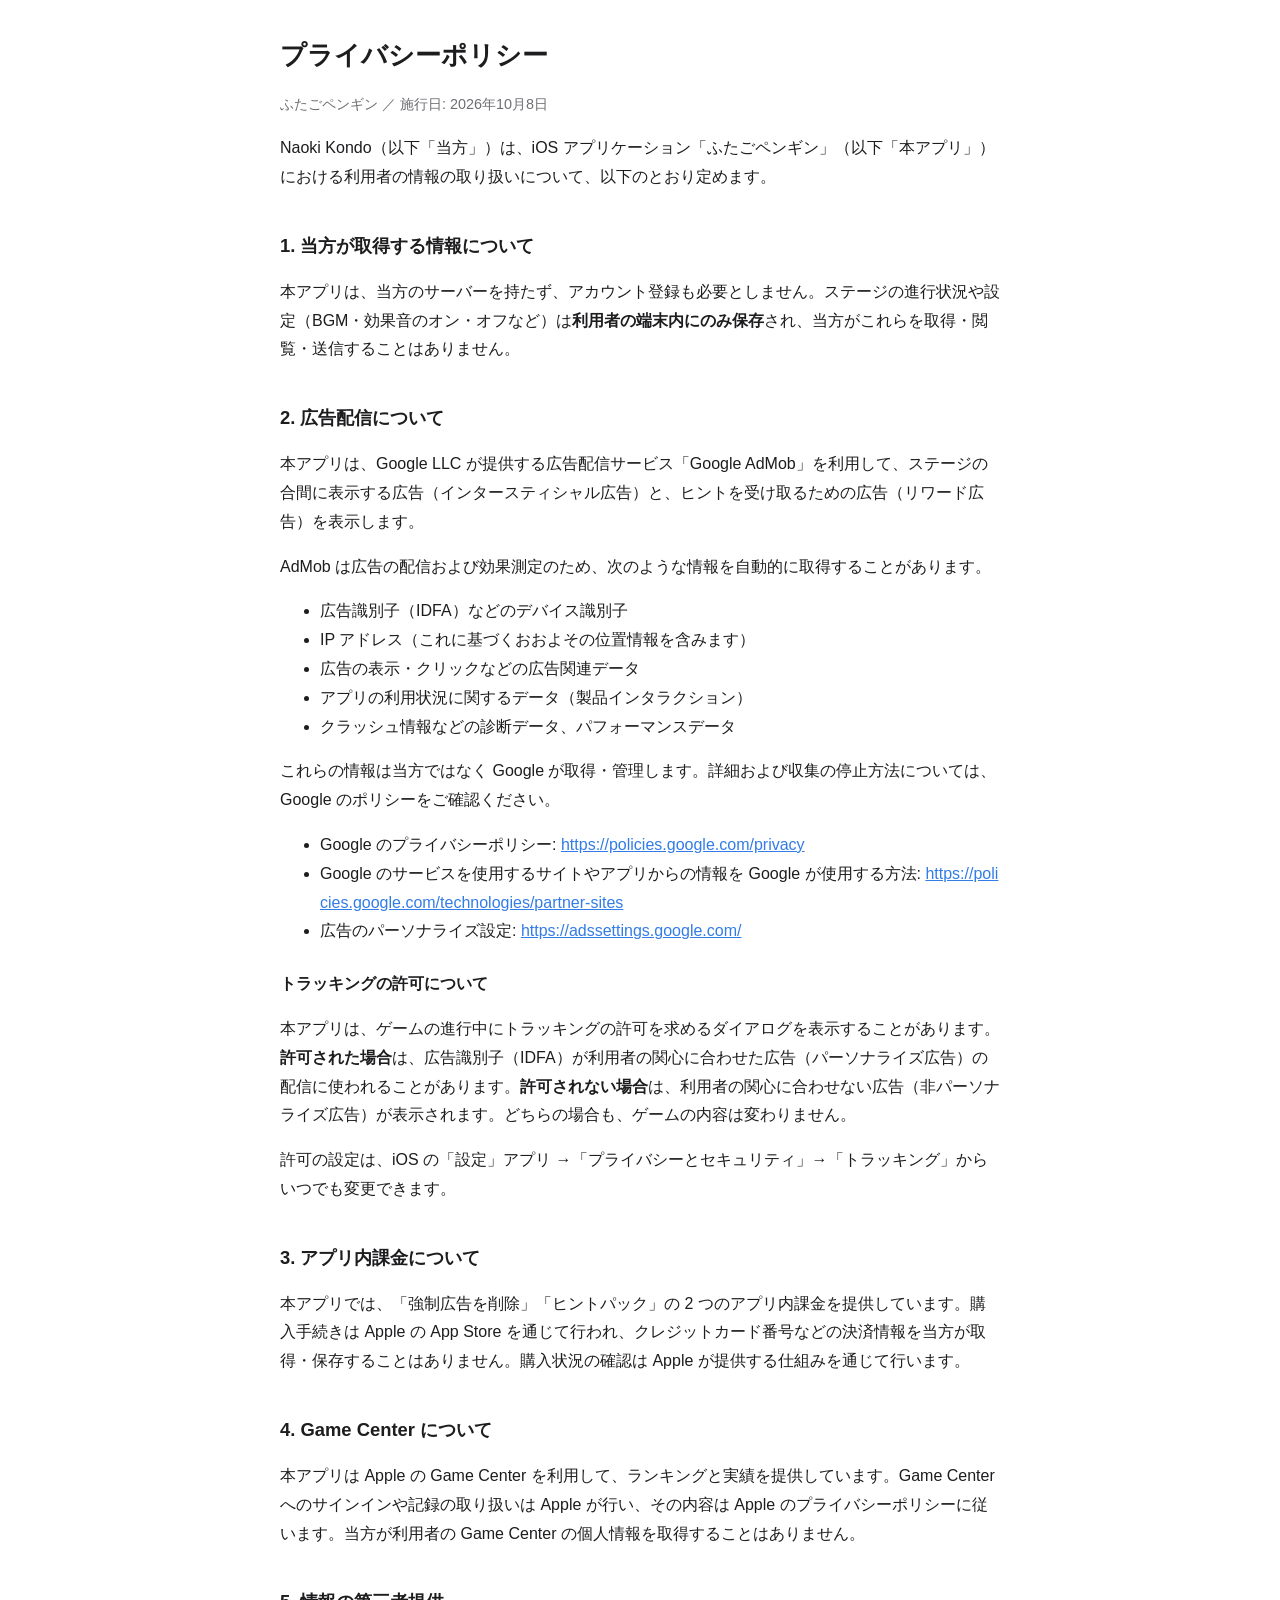
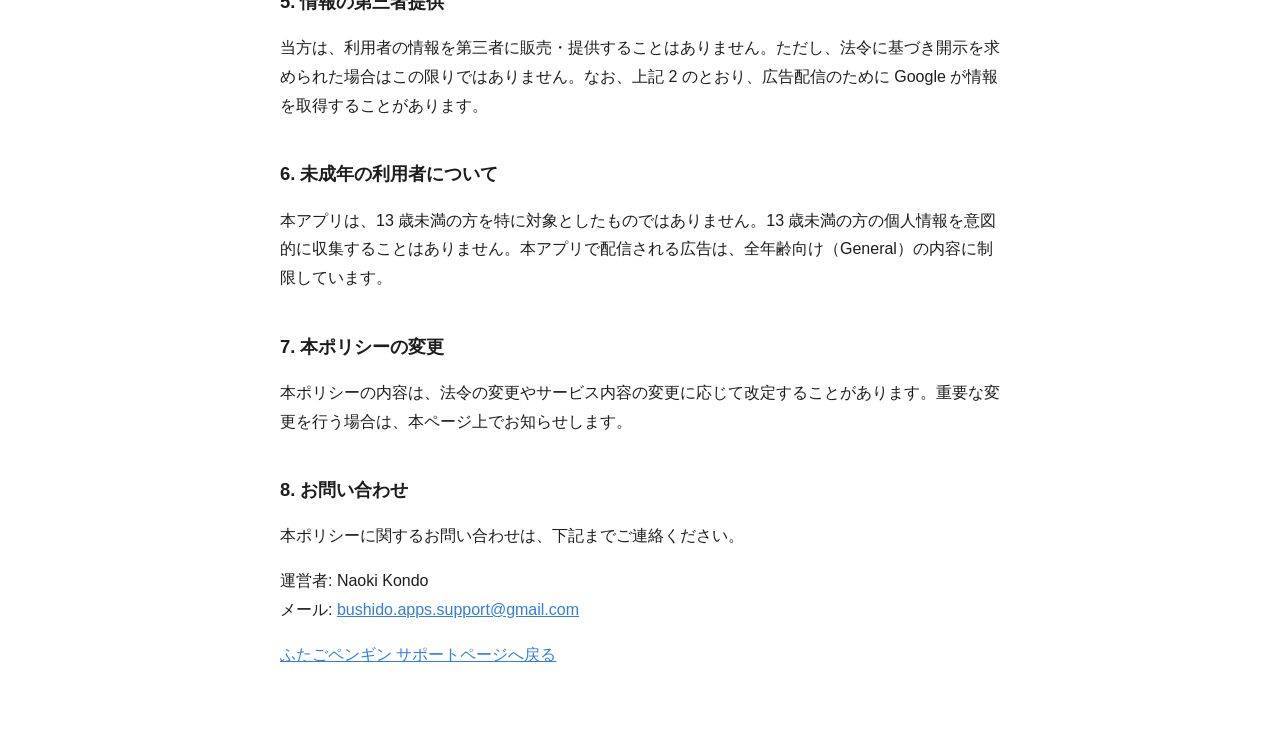
<file: futagopenguin/privacy.html>
<!DOCTYPE html>
<html lang="ja">
<head>
<meta charset="utf-8">
<meta name="viewport" content="width=device-width, initial-scale=1">
<title>プライバシーポリシー — ふたごペンギン</title>
<link rel="stylesheet" href="../style.css">
</head>
<body>
<main>
<h1>プライバシーポリシー</h1>
<p class="meta">ふたごペンギン ／ 施行日: 2026年10月8日</p>

<p>Naoki Kondo（以下「当方」）は、iOS アプリケーション「ふたごペンギン」（以下「本アプリ」）における利用者の情報の取り扱いについて、以下のとおり定めます。</p>

<h2>1. 当方が取得する情報について</h2>
<p>本アプリは、当方のサーバーを持たず、アカウント登録も必要としません。ステージの進行状況や設定（BGM・効果音のオン・オフなど）は<strong>利用者の端末内にのみ保存</strong>され、当方がこれらを取得・閲覧・送信することはありません。</p>

<h2>2. 広告配信について</h2>
<p>本アプリは、Google LLC が提供する広告配信サービス「Google AdMob」を利用して、ステージの合間に表示する広告（インタースティシャル広告）と、ヒントを受け取るための広告（リワード広告）を表示します。</p>
<p>AdMob は広告の配信および効果測定のため、次のような情報を自動的に取得することがあります。</p>
<ul>
<li>広告識別子（IDFA）などのデバイス識別子</li>
<li>IP アドレス（これに基づくおおよその位置情報を含みます）</li>
<li>広告の表示・クリックなどの広告関連データ</li>
<li>アプリの利用状況に関するデータ（製品インタラクション）</li>
<li>クラッシュ情報などの診断データ、パフォーマンスデータ</li>
</ul>
<p>これらの情報は当方ではなく Google が取得・管理します。詳細および収集の停止方法については、Google のポリシーをご確認ください。</p>
<ul>
<li>Google のプライバシーポリシー: <a href="https://policies.google.com/privacy">https://policies.google.com/privacy</a></li>
<li>Google のサービスを使用するサイトやアプリからの情報を Google が使用する方法: <a href="https://policies.google.com/technologies/partner-sites">https://policies.google.com/technologies/partner-sites</a></li>
<li>広告のパーソナライズ設定: <a href="https://adssettings.google.com/">https://adssettings.google.com/</a></li>
</ul>

<h3>トラッキングの許可について</h3>
<p>本アプリは、ゲームの進行中にトラッキングの許可を求めるダイアログを表示することがあります。<strong>許可された場合</strong>は、広告識別子（IDFA）が利用者の関心に合わせた広告（パーソナライズ広告）の配信に使われることがあります。<strong>許可されない場合</strong>は、利用者の関心に合わせない広告（非パーソナライズ広告）が表示されます。どちらの場合も、ゲームの内容は変わりません。</p>
<p>許可の設定は、iOS の「設定」アプリ →「プライバシーとセキュリティ」→「トラッキング」からいつでも変更できます。</p>

<h2>3. アプリ内課金について</h2>
<p>本アプリでは、「強制広告を削除」「ヒントパック」の 2 つのアプリ内課金を提供しています。購入手続きは Apple の App Store を通じて行われ、クレジットカード番号などの決済情報を当方が取得・保存することはありません。購入状況の確認は Apple が提供する仕組みを通じて行います。</p>

<h2>4. Game Center について</h2>
<p>本アプリは Apple の Game Center を利用して、ランキングと実績を提供しています。Game Center へのサインインや記録の取り扱いは Apple が行い、その内容は Apple のプライバシーポリシーに従います。当方が利用者の Game Center の個人情報を取得することはありません。</p>

<h2>5. 情報の第三者提供</h2>
<p>当方は、利用者の情報を第三者に販売・提供することはありません。ただし、法令に基づき開示を求められた場合はこの限りではありません。なお、上記 2 のとおり、広告配信のために Google が情報を取得することがあります。</p>

<h2>6. 未成年の利用者について</h2>
<p>本アプリは、13 歳未満の方を特に対象としたものではありません。13 歳未満の方の個人情報を意図的に収集することはありません。本アプリで配信される広告は、全年齢向け（General）の内容に制限しています。</p>

<h2>7. 本ポリシーの変更</h2>
<p>本ポリシーの内容は、法令の変更やサービス内容の変更に応じて改定することがあります。重要な変更を行う場合は、本ページ上でお知らせします。</p>

<h2>8. お問い合わせ</h2>
<p>本ポリシーに関するお問い合わせは、下記までご連絡ください。</p>
<p>運営者: Naoki Kondo<br>
メール: <a href="mailto:bushido.apps.support@gmail.com">bushido.apps.support@gmail.com</a></p>
<p><a href="./">ふたごペンギン サポートページへ戻る</a></p>
</main>
</body>
</html>
</file>
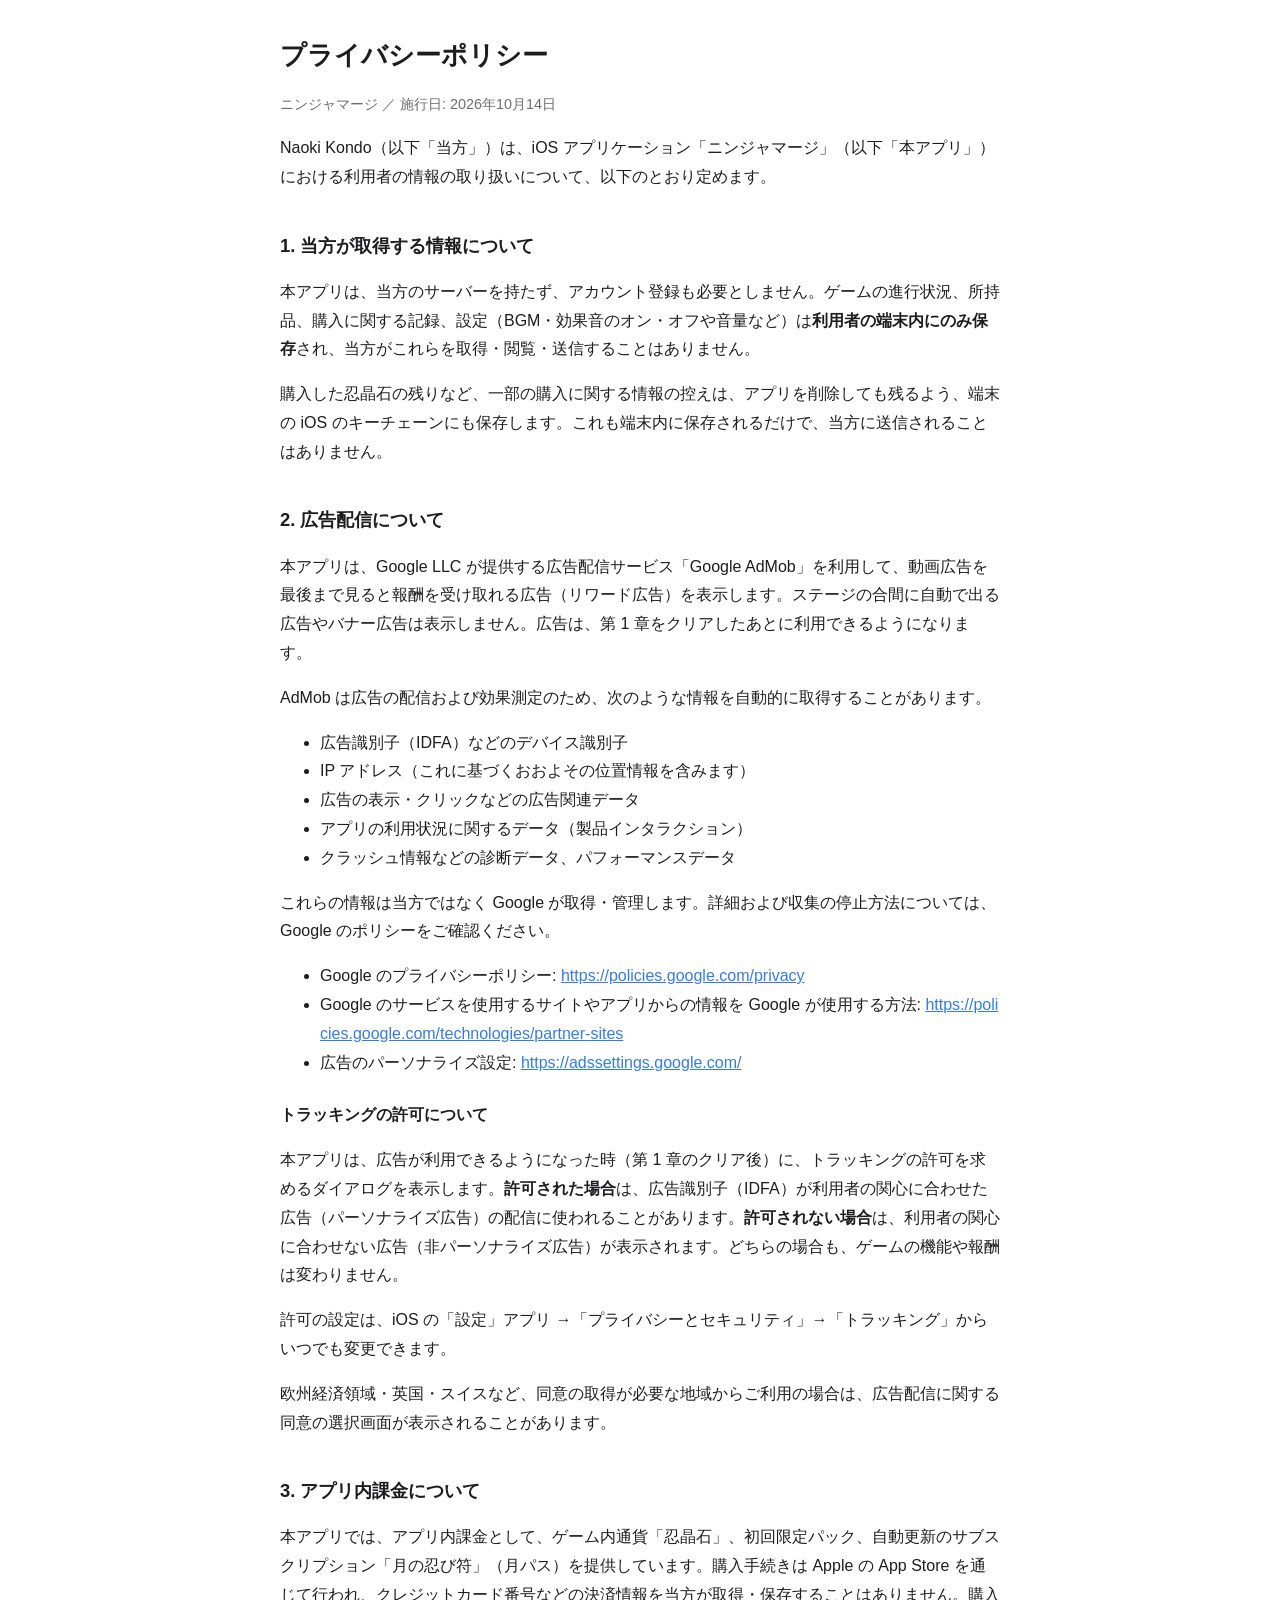
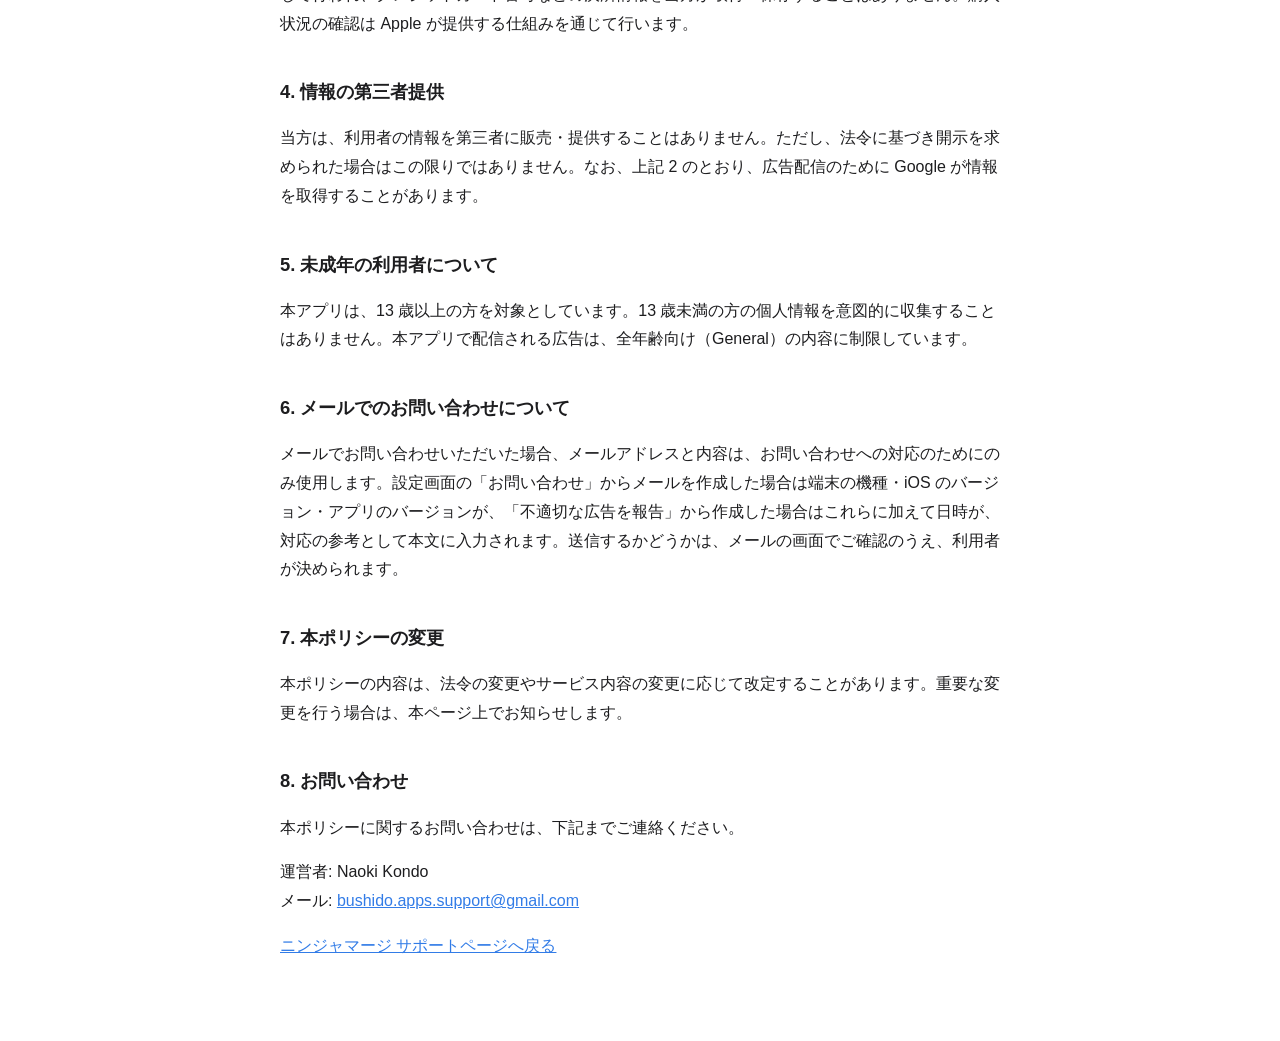
<file: ninjamerge/privacy.html>
<!DOCTYPE html>
<html lang="ja">
<head>
<meta charset="utf-8">
<meta name="viewport" content="width=device-width, initial-scale=1">
<title>プライバシーポリシー — ニンジャマージ</title>
<link rel="stylesheet" href="../style.css">
</head>
<body>
<main>
<h1>プライバシーポリシー</h1>
<p class="meta">ニンジャマージ ／ 施行日: 2026年10月14日</p>

<p>Naoki Kondo（以下「当方」）は、iOS アプリケーション「ニンジャマージ」（以下「本アプリ」）における利用者の情報の取り扱いについて、以下のとおり定めます。</p>

<h2>1. 当方が取得する情報について</h2>
<p>本アプリは、当方のサーバーを持たず、アカウント登録も必要としません。ゲームの進行状況、所持品、購入に関する記録、設定（BGM・効果音のオン・オフや音量など）は<strong>利用者の端末内にのみ保存</strong>され、当方がこれらを取得・閲覧・送信することはありません。</p>
<p>購入した忍晶石の残りなど、一部の購入に関する情報の控えは、アプリを削除しても残るよう、端末の iOS のキーチェーンにも保存します。これも端末内に保存されるだけで、当方に送信されることはありません。</p>

<h2>2. 広告配信について</h2>
<p>本アプリは、Google LLC が提供する広告配信サービス「Google AdMob」を利用して、動画広告を最後まで見ると報酬を受け取れる広告（リワード広告）を表示します。ステージの合間に自動で出る広告やバナー広告は表示しません。広告は、第 1 章をクリアしたあとに利用できるようになります。</p>
<p>AdMob は広告の配信および効果測定のため、次のような情報を自動的に取得することがあります。</p>
<ul>
<li>広告識別子（IDFA）などのデバイス識別子</li>
<li>IP アドレス（これに基づくおおよその位置情報を含みます）</li>
<li>広告の表示・クリックなどの広告関連データ</li>
<li>アプリの利用状況に関するデータ（製品インタラクション）</li>
<li>クラッシュ情報などの診断データ、パフォーマンスデータ</li>
</ul>
<p>これらの情報は当方ではなく Google が取得・管理します。詳細および収集の停止方法については、Google のポリシーをご確認ください。</p>
<ul>
<li>Google のプライバシーポリシー: <a href="https://policies.google.com/privacy">https://policies.google.com/privacy</a></li>
<li>Google のサービスを使用するサイトやアプリからの情報を Google が使用する方法: <a href="https://policies.google.com/technologies/partner-sites">https://policies.google.com/technologies/partner-sites</a></li>
<li>広告のパーソナライズ設定: <a href="https://adssettings.google.com/">https://adssettings.google.com/</a></li>
</ul>

<h3>トラッキングの許可について</h3>
<p>本アプリは、広告が利用できるようになった時（第 1 章のクリア後）に、トラッキングの許可を求めるダイアログを表示します。<strong>許可された場合</strong>は、広告識別子（IDFA）が利用者の関心に合わせた広告（パーソナライズ広告）の配信に使われることがあります。<strong>許可されない場合</strong>は、利用者の関心に合わせない広告（非パーソナライズ広告）が表示されます。どちらの場合も、ゲームの機能や報酬は変わりません。</p>
<p>許可の設定は、iOS の「設定」アプリ →「プライバシーとセキュリティ」→「トラッキング」からいつでも変更できます。</p>
<p>欧州経済領域・英国・スイスなど、同意の取得が必要な地域からご利用の場合は、広告配信に関する同意の選択画面が表示されることがあります。</p>

<h2>3. アプリ内課金について</h2>
<p>本アプリでは、アプリ内課金として、ゲーム内通貨「忍晶石」、初回限定パック、自動更新のサブスクリプション「月の忍び符」（月パス）を提供しています。購入手続きは Apple の App Store を通じて行われ、クレジットカード番号などの決済情報を当方が取得・保存することはありません。購入状況の確認は Apple が提供する仕組みを通じて行います。</p>

<h2>4. 情報の第三者提供</h2>
<p>当方は、利用者の情報を第三者に販売・提供することはありません。ただし、法令に基づき開示を求められた場合はこの限りではありません。なお、上記 2 のとおり、広告配信のために Google が情報を取得することがあります。</p>

<h2>5. 未成年の利用者について</h2>
<p>本アプリは、13 歳以上の方を対象としています。13 歳未満の方の個人情報を意図的に収集することはありません。本アプリで配信される広告は、全年齢向け（General）の内容に制限しています。</p>

<h2>6. メールでのお問い合わせについて</h2>
<p>メールでお問い合わせいただいた場合、メールアドレスと内容は、お問い合わせへの対応のためにのみ使用します。設定画面の「お問い合わせ」からメールを作成した場合は端末の機種・iOS のバージョン・アプリのバージョンが、「不適切な広告を報告」から作成した場合はこれらに加えて日時が、対応の参考として本文に入力されます。送信するかどうかは、メールの画面でご確認のうえ、利用者が決められます。</p>

<h2>7. 本ポリシーの変更</h2>
<p>本ポリシーの内容は、法令の変更やサービス内容の変更に応じて改定することがあります。重要な変更を行う場合は、本ページ上でお知らせします。</p>

<h2>8. お問い合わせ</h2>
<p>本ポリシーに関するお問い合わせは、下記までご連絡ください。</p>
<p>運営者: Naoki Kondo<br>
メール: <a href="mailto:bushido.apps.support@gmail.com">bushido.apps.support@gmail.com</a></p>
<p><a href="./">ニンジャマージ サポートページへ戻る</a></p>
</main>
</body>
</html>
</file>
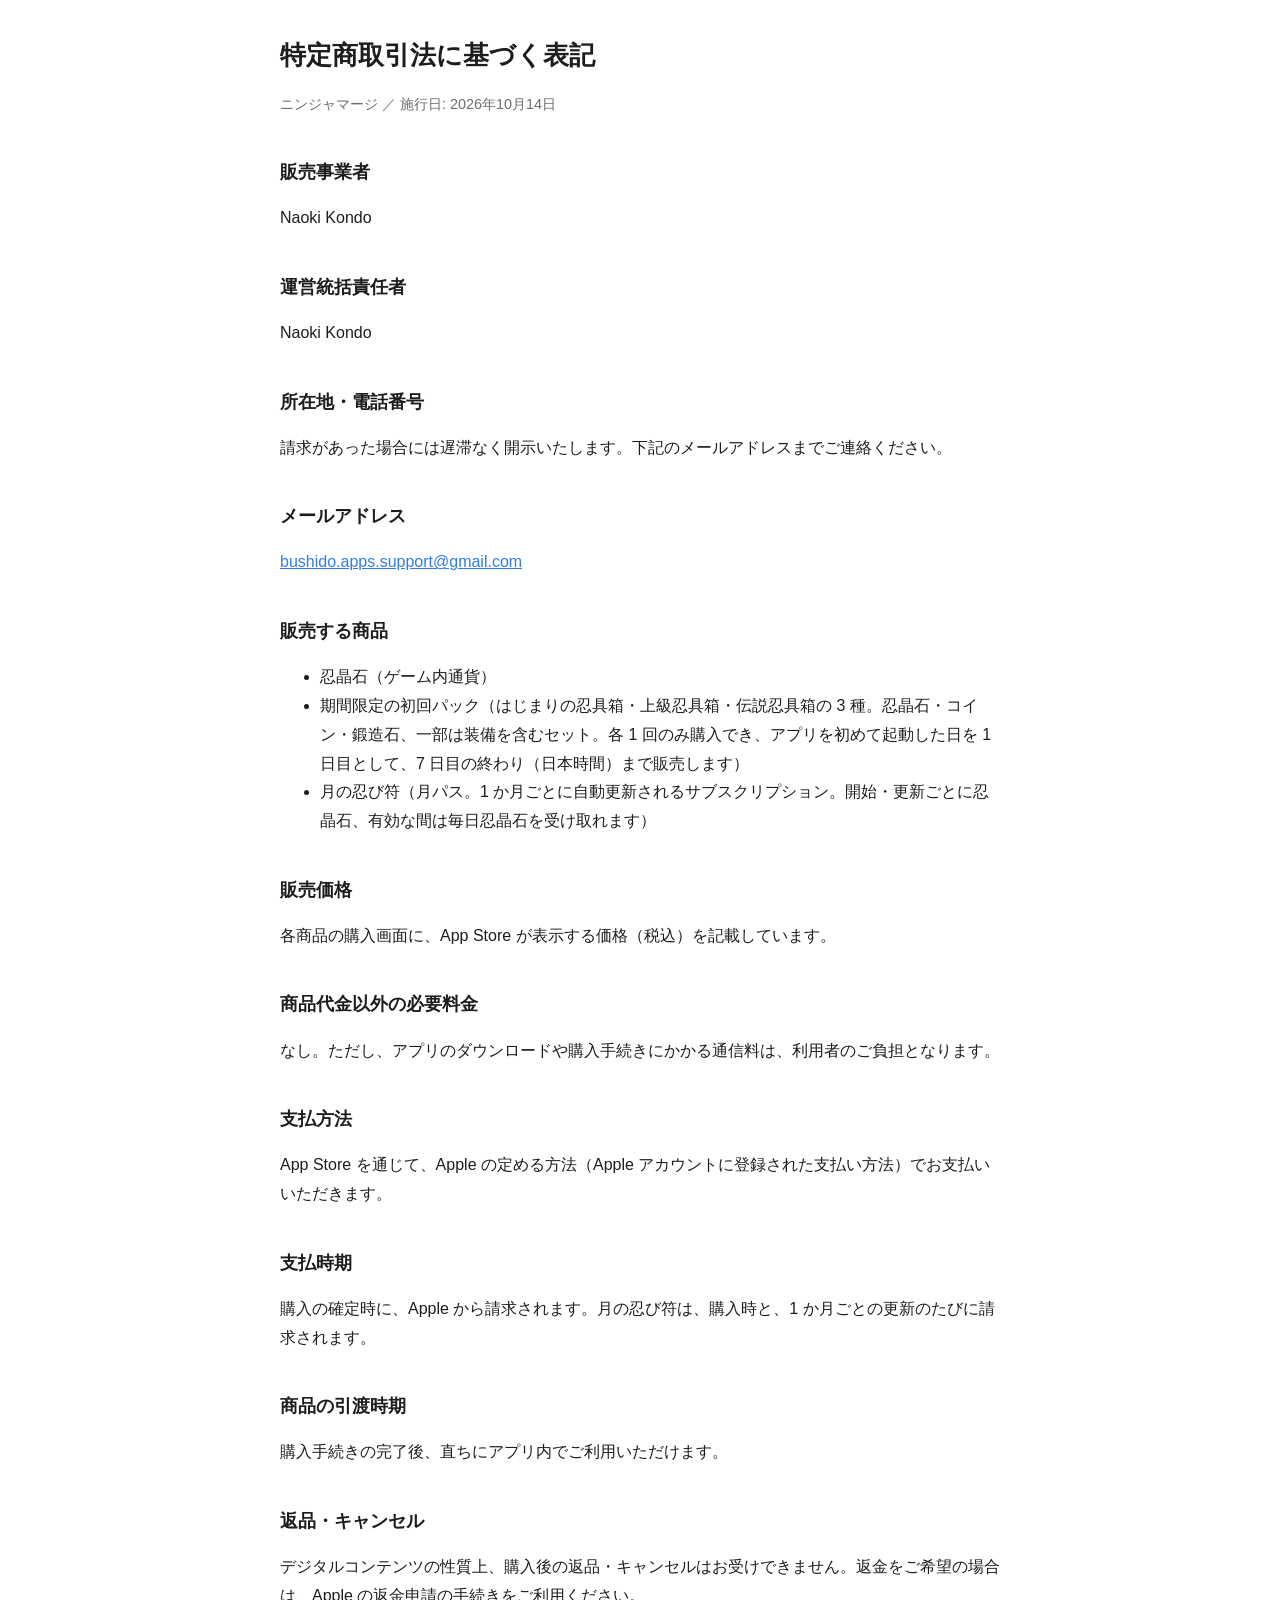
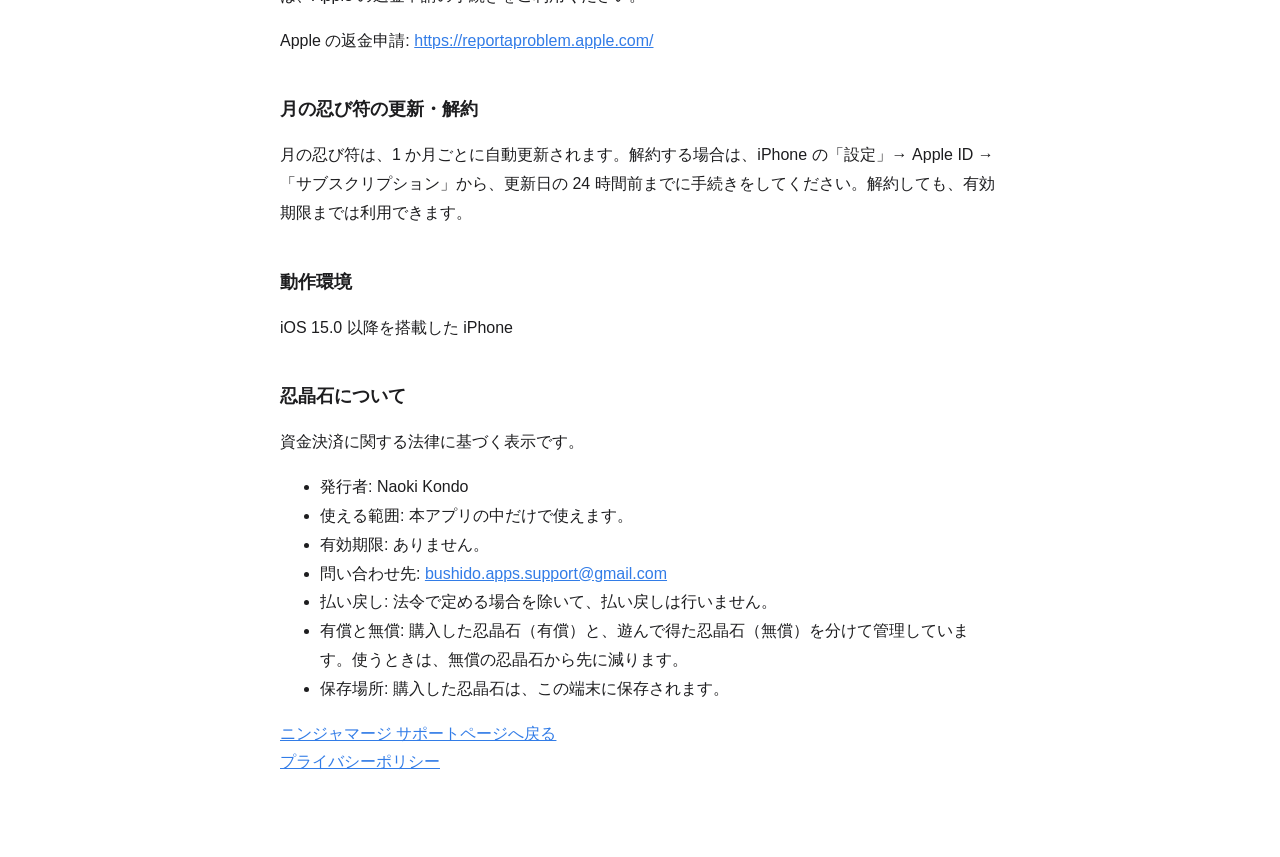
<file: ninjamerge/tokusho.html>
<!DOCTYPE html>
<html lang="ja">
<head>
<meta charset="utf-8">
<meta name="viewport" content="width=device-width, initial-scale=1">
<title>特定商取引法に基づく表記 — ニンジャマージ</title>
<link rel="stylesheet" href="../style.css">
</head>
<body>
<main>
<h1>特定商取引法に基づく表記</h1>
<p class="meta">ニンジャマージ ／ 施行日: 2026年10月14日</p>

<h2>販売事業者</h2>
<p>Naoki Kondo</p>

<h2>運営統括責任者</h2>
<p>Naoki Kondo</p>

<h2>所在地・電話番号</h2>
<p>請求があった場合には遅滞なく開示いたします。下記のメールアドレスまでご連絡ください。</p>

<h2>メールアドレス</h2>
<p><a href="mailto:bushido.apps.support@gmail.com">bushido.apps.support@gmail.com</a></p>

<h2>販売する商品</h2>
<ul>
<li>忍晶石（ゲーム内通貨）</li>
<li>期間限定の初回パック（はじまりの忍具箱・上級忍具箱・伝説忍具箱の 3 種。忍晶石・コイン・鍛造石、一部は装備を含むセット。各 1 回のみ購入でき、アプリを初めて起動した日を 1 日目として、7 日目の終わり（日本時間）まで販売します）</li>
<li>月の忍び符（月パス。1 か月ごとに自動更新されるサブスクリプション。開始・更新ごとに忍晶石、有効な間は毎日忍晶石を受け取れます）</li>
</ul>

<h2>販売価格</h2>
<p>各商品の購入画面に、App Store が表示する価格（税込）を記載しています。</p>

<h2>商品代金以外の必要料金</h2>
<p>なし。ただし、アプリのダウンロードや購入手続きにかかる通信料は、利用者のご負担となります。</p>

<h2>支払方法</h2>
<p>App Store を通じて、Apple の定める方法（Apple アカウントに登録された支払い方法）でお支払いいただきます。</p>

<h2>支払時期</h2>
<p>購入の確定時に、Apple から請求されます。月の忍び符は、購入時と、1 か月ごとの更新のたびに請求されます。</p>

<h2>商品の引渡時期</h2>
<p>購入手続きの完了後、直ちにアプリ内でご利用いただけます。</p>

<h2>返品・キャンセル</h2>
<p>デジタルコンテンツの性質上、購入後の返品・キャンセルはお受けできません。返金をご希望の場合は、Apple の返金申請の手続きをご利用ください。</p>
<p>Apple の返金申請: <a href="https://reportaproblem.apple.com/">https://reportaproblem.apple.com/</a></p>

<h2>月の忍び符の更新・解約</h2>
<p>月の忍び符は、1 か月ごとに自動更新されます。解約する場合は、iPhone の「設定」→ Apple ID →「サブスクリプション」から、更新日の 24 時間前までに手続きをしてください。解約しても、有効期限までは利用できます。</p>

<h2>動作環境</h2>
<p>iOS 15.0 以降を搭載した iPhone</p>

<h2>忍晶石について</h2>
<p>資金決済に関する法律に基づく表示です。</p>
<ul>
<li>発行者: Naoki Kondo</li>
<li>使える範囲: 本アプリの中だけで使えます。</li>
<li>有効期限: ありません。</li>
<li>問い合わせ先: <a href="mailto:bushido.apps.support@gmail.com">bushido.apps.support@gmail.com</a></li>
<li>払い戻し: 法令で定める場合を除いて、払い戻しは行いません。</li>
<li>有償と無償: 購入した忍晶石（有償）と、遊んで得た忍晶石（無償）を分けて管理しています。使うときは、無償の忍晶石から先に減ります。</li>
<li>保存場所: 購入した忍晶石は、この端末に保存されます。</li>
</ul>
<p><a href="./">ニンジャマージ サポートページへ戻る</a><br>
<a href="privacy.html">プライバシーポリシー</a></p>
</main>
</body>
</html>
</file>
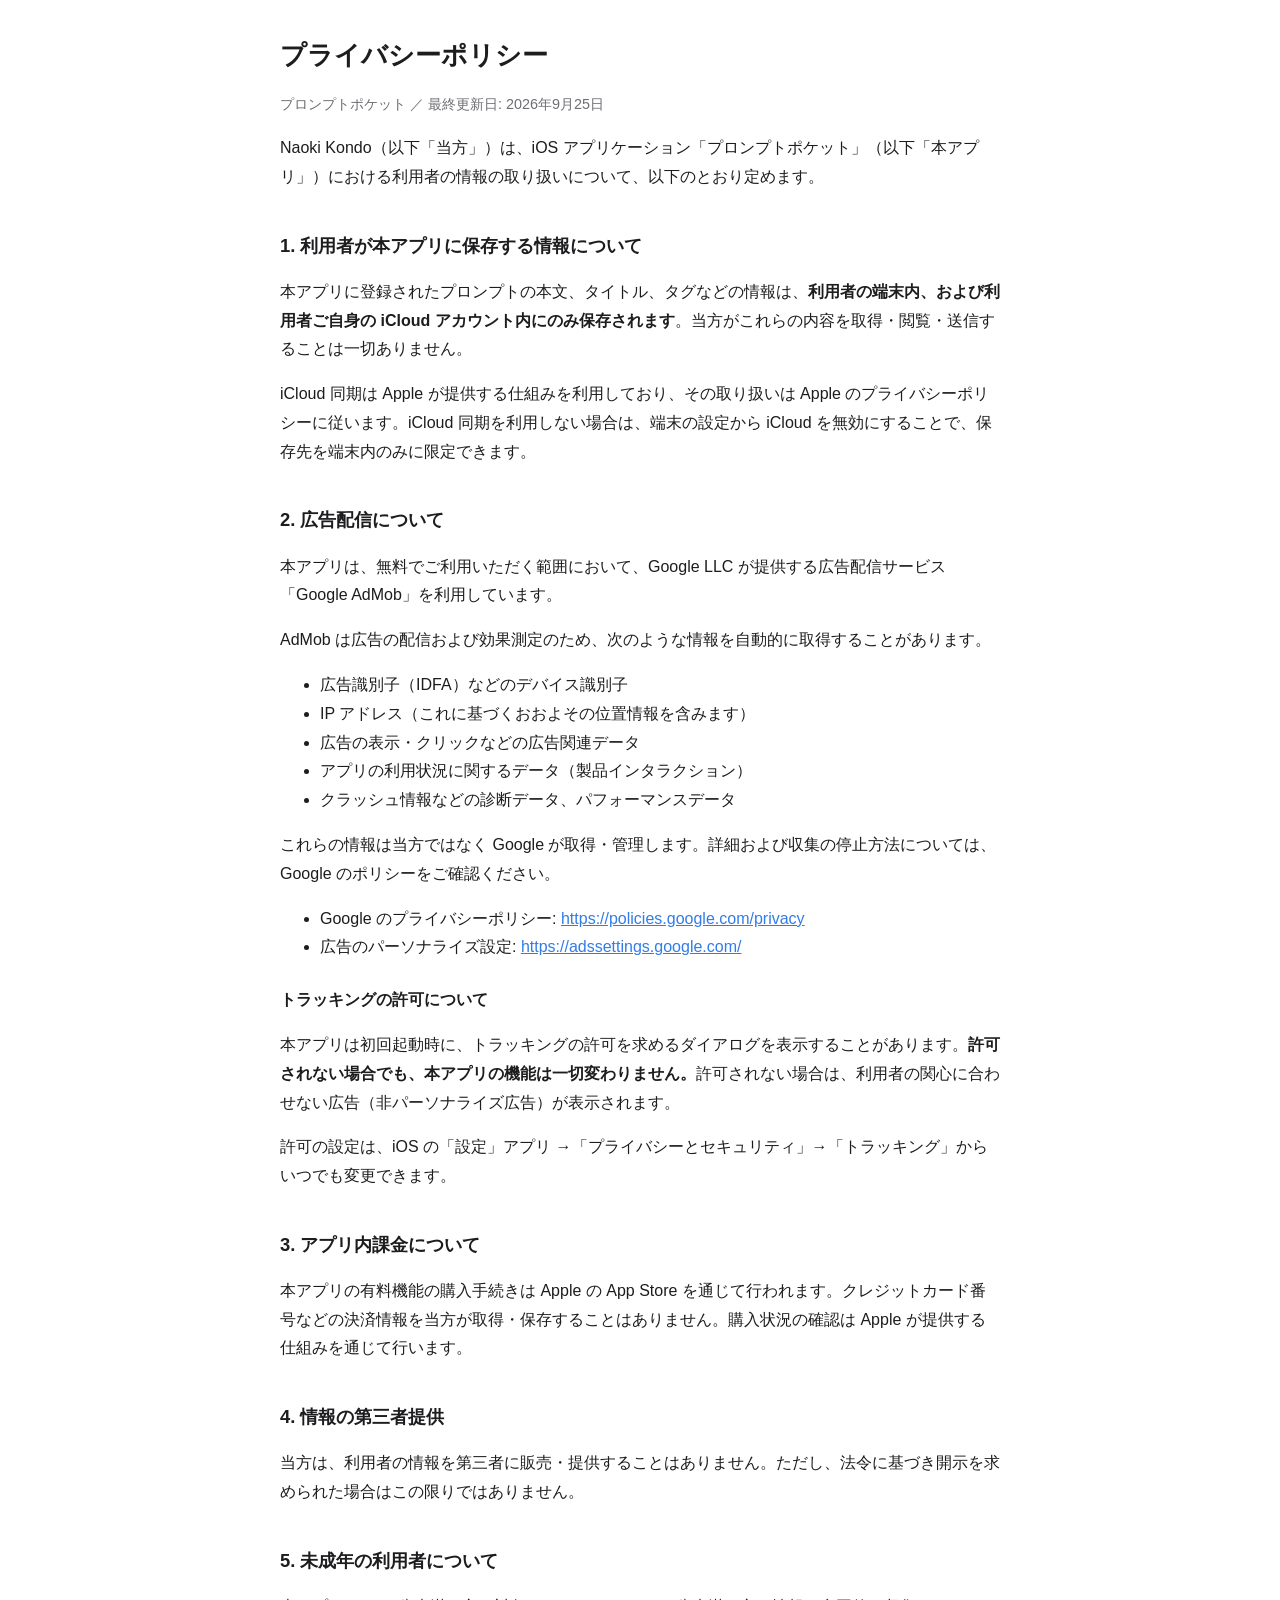
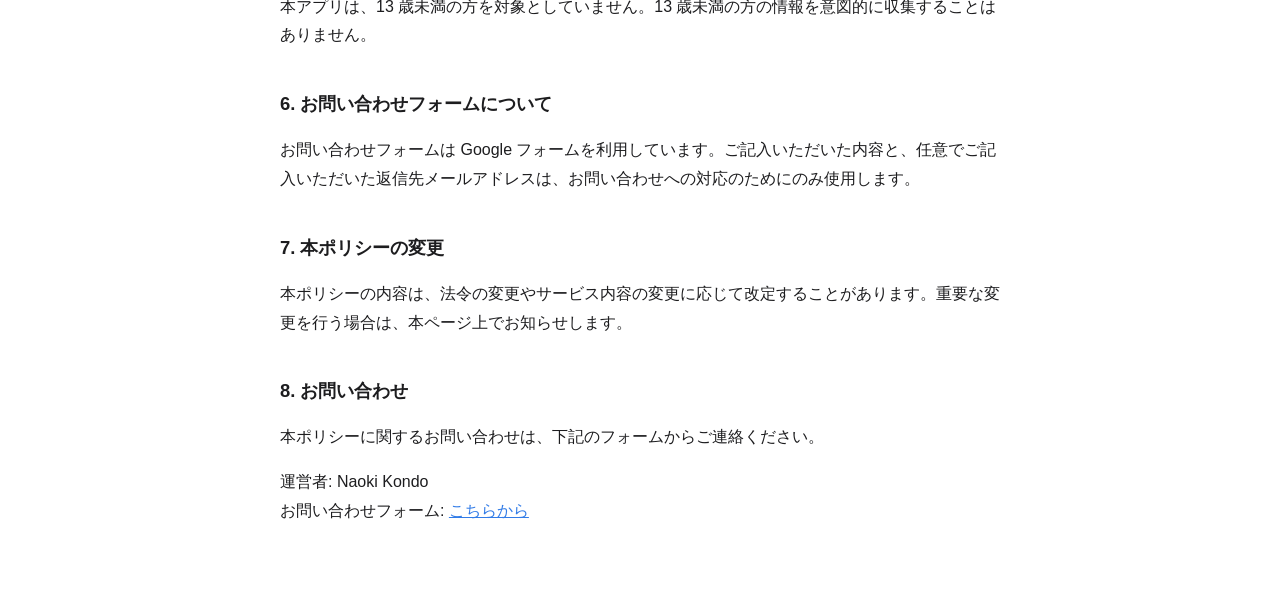
<file: promptpocket/privacy.html>
<!DOCTYPE html>
<html lang="ja">
<head>
<meta charset="utf-8">
<meta name="viewport" content="width=device-width, initial-scale=1">
<title>プライバシーポリシー — プロンプトポケット</title>
<link rel="stylesheet" href="../style.css">
</head>
<body>
<main>
<h1>プライバシーポリシー</h1>
<p class="meta">プロンプトポケット ／ 最終更新日: 2026年9月25日</p>

<p>Naoki Kondo（以下「当方」）は、iOS アプリケーション「プロンプトポケット」（以下「本アプリ」）における利用者の情報の取り扱いについて、以下のとおり定めます。</p>

<h2>1. 利用者が本アプリに保存する情報について</h2>
<p>本アプリに登録されたプロンプトの本文、タイトル、タグなどの情報は、<strong>利用者の端末内、および利用者ご自身の iCloud アカウント内にのみ保存されます</strong>。当方がこれらの内容を取得・閲覧・送信することは一切ありません。</p>
<p>iCloud 同期は Apple が提供する仕組みを利用しており、その取り扱いは Apple のプライバシーポリシーに従います。iCloud 同期を利用しない場合は、端末の設定から iCloud を無効にすることで、保存先を端末内のみに限定できます。</p>

<h2>2. 広告配信について</h2>
<p>本アプリは、無料でご利用いただく範囲において、Google LLC が提供する広告配信サービス「Google AdMob」を利用しています。</p>
<p>AdMob は広告の配信および効果測定のため、次のような情報を自動的に取得することがあります。</p>
<ul>
<li>広告識別子（IDFA）などのデバイス識別子</li>
<li>IP アドレス（これに基づくおおよその位置情報を含みます）</li>
<li>広告の表示・クリックなどの広告関連データ</li>
<li>アプリの利用状況に関するデータ（製品インタラクション）</li>
<li>クラッシュ情報などの診断データ、パフォーマンスデータ</li>
</ul>
<p>これらの情報は当方ではなく Google が取得・管理します。詳細および収集の停止方法については、Google のポリシーをご確認ください。</p>
<ul>
<li>Google のプライバシーポリシー: <a href="https://policies.google.com/privacy">https://policies.google.com/privacy</a></li>
<li>広告のパーソナライズ設定: <a href="https://adssettings.google.com/">https://adssettings.google.com/</a></li>
</ul>

<h3>トラッキングの許可について</h3>
<p>本アプリは初回起動時に、トラッキングの許可を求めるダイアログを表示することがあります。<strong>許可されない場合でも、本アプリの機能は一切変わりません。</strong>許可されない場合は、利用者の関心に合わせない広告（非パーソナライズ広告）が表示されます。</p>
<p>許可の設定は、iOS の「設定」アプリ →「プライバシーとセキュリティ」→「トラッキング」からいつでも変更できます。</p>

<h2>3. アプリ内課金について</h2>
<p>本アプリの有料機能の購入手続きは Apple の App Store を通じて行われます。クレジットカード番号などの決済情報を当方が取得・保存することはありません。購入状況の確認は Apple が提供する仕組みを通じて行います。</p>

<h2>4. 情報の第三者提供</h2>
<p>当方は、利用者の情報を第三者に販売・提供することはありません。ただし、法令に基づき開示を求められた場合はこの限りではありません。</p>

<h2>5. 未成年の利用者について</h2>
<p>本アプリは、13 歳未満の方を対象としていません。13 歳未満の方の情報を意図的に収集することはありません。</p>

<h2>6. お問い合わせフォームについて</h2>
<p>お問い合わせフォームは Google フォームを利用しています。ご記入いただいた内容と、任意でご記入いただいた返信先メールアドレスは、お問い合わせへの対応のためにのみ使用します。</p>

<h2>7. 本ポリシーの変更</h2>
<p>本ポリシーの内容は、法令の変更やサービス内容の変更に応じて改定することがあります。重要な変更を行う場合は、本ページ上でお知らせします。</p>

<h2>8. お問い合わせ</h2>
<p>本ポリシーに関するお問い合わせは、下記のフォームからご連絡ください。</p>
<p>運営者: Naoki Kondo<br>
お問い合わせフォーム: <a href="https://docs.google.com/forms/d/e/1FAIpQLSdB4_-NVngJtwbRb33dVeCrtzErrS0C-KaiWOwJeeFGsyLGNg/viewform">こちらから</a></p>
</main>
</body>
</html>
</file>
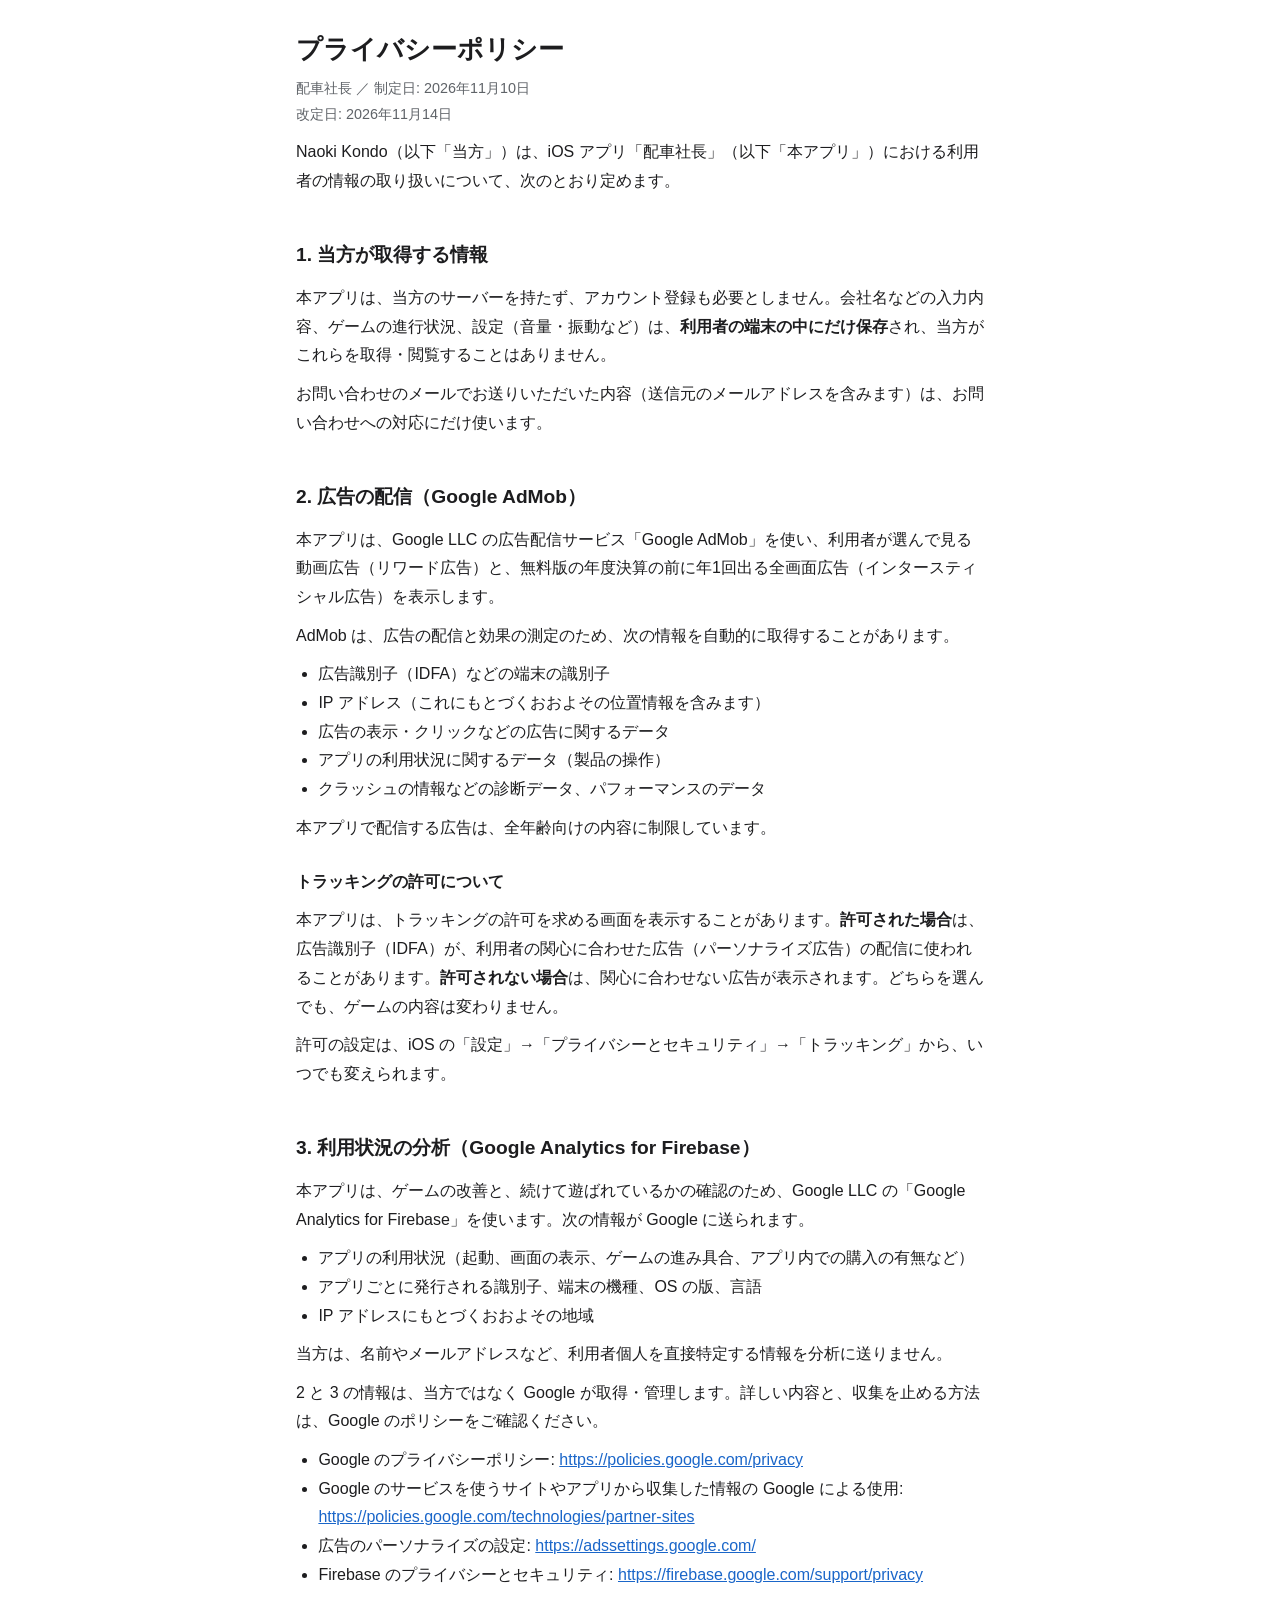
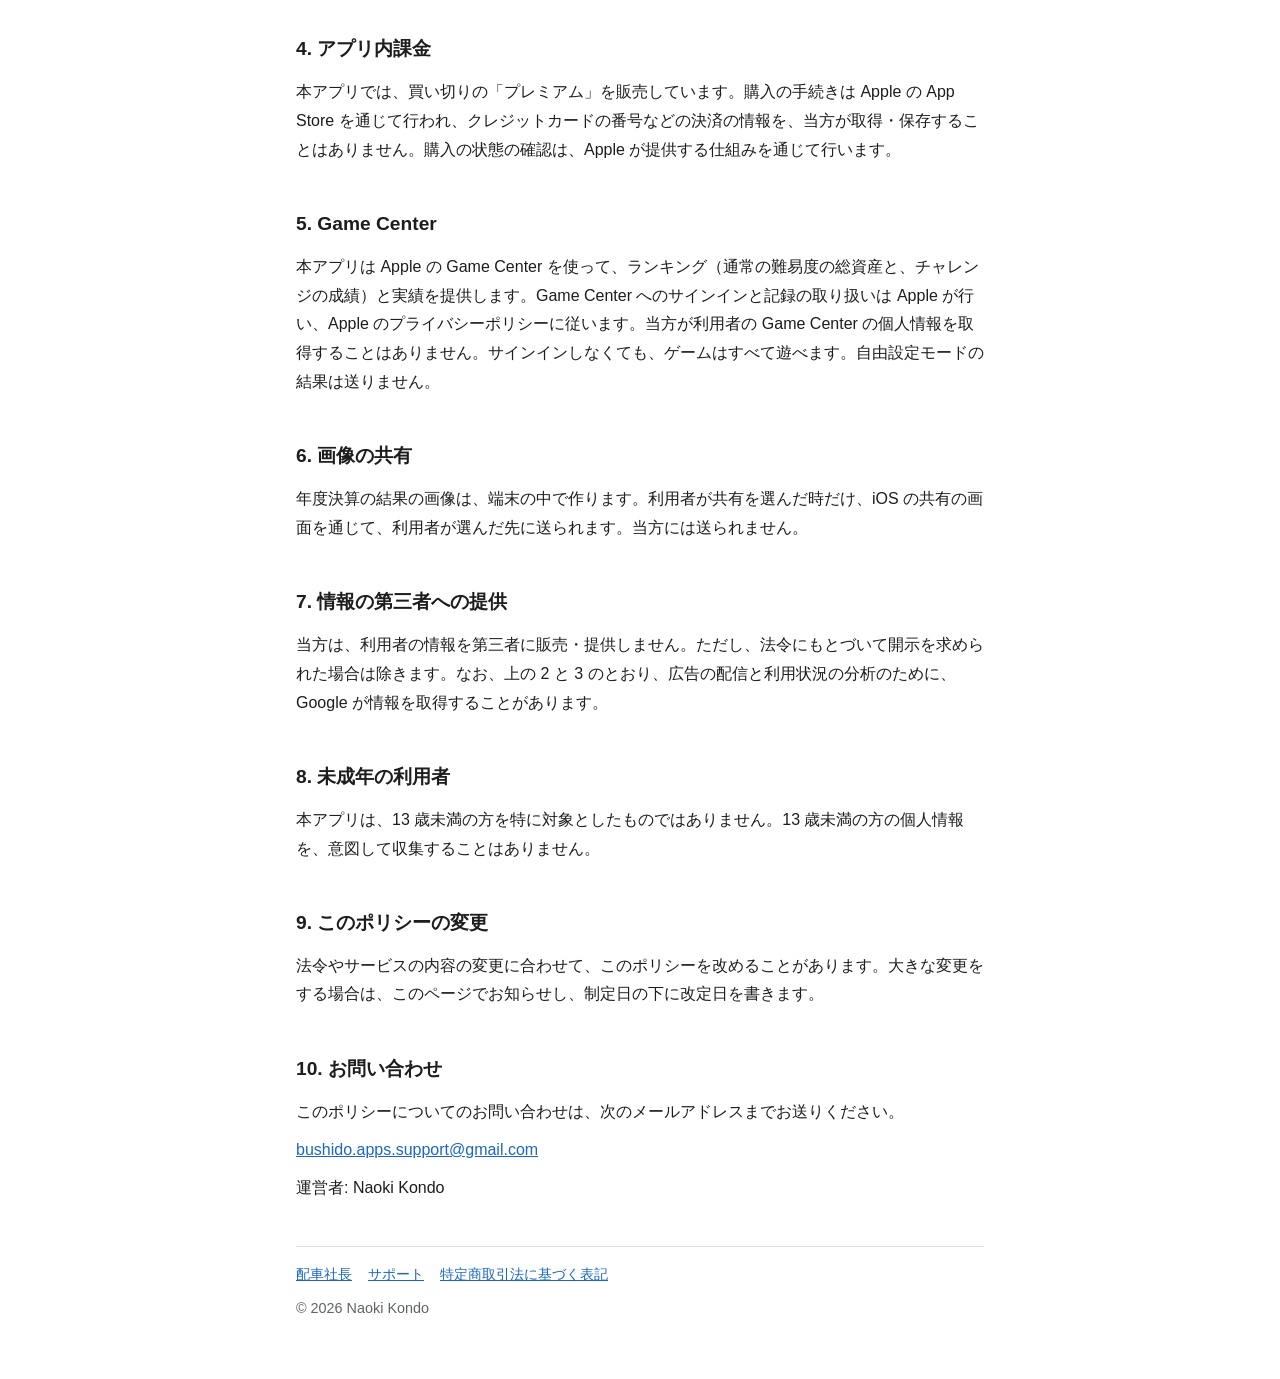
<file: truckingboss/privacy.html>
<!DOCTYPE html>
<html lang="ja">
<head>
<meta charset="utf-8">
<meta name="viewport" content="width=device-width, initial-scale=1">
<title>プライバシーポリシー — 配車社長</title>
<link rel="stylesheet" href="site.css">
</head>
<body>
<main>
<h1>プライバシーポリシー</h1>
<p class="meta">配車社長 ／ 制定日: 2026年11月10日<br>改定日: 2026年11月14日</p>

<p>Naoki Kondo（以下「当方」）は、iOS アプリ「配車社長」（以下「本アプリ」）における利用者の情報の取り扱いについて、次のとおり定めます。</p>

<h2>1. 当方が取得する情報</h2>
<p>本アプリは、当方のサーバーを持たず、アカウント登録も必要としません。会社名などの入力内容、ゲームの進行状況、設定（音量・振動など）は、<strong>利用者の端末の中にだけ保存</strong>され、当方がこれらを取得・閲覧することはありません。</p>
<p>お問い合わせのメールでお送りいただいた内容（送信元のメールアドレスを含みます）は、お問い合わせへの対応にだけ使います。</p>

<h2>2. 広告の配信（Google AdMob）</h2>
<p>本アプリは、Google LLC の広告配信サービス「Google AdMob」を使い、利用者が選んで見る動画広告（リワード広告）と、無料版の年度決算の前に年1回出る全画面広告（インタースティシャル広告）を表示します。</p>
<p>AdMob は、広告の配信と効果の測定のため、次の情報を自動的に取得することがあります。</p>
<ul>
<li>広告識別子（IDFA）などの端末の識別子</li>
<li>IP アドレス（これにもとづくおおよその位置情報を含みます）</li>
<li>広告の表示・クリックなどの広告に関するデータ</li>
<li>アプリの利用状況に関するデータ（製品の操作）</li>
<li>クラッシュの情報などの診断データ、パフォーマンスのデータ</li>
</ul>
<p>本アプリで配信する広告は、全年齢向けの内容に制限しています。</p>

<h3>トラッキングの許可について</h3>
<p>本アプリは、トラッキングの許可を求める画面を表示することがあります。<strong>許可された場合</strong>は、広告識別子（IDFA）が、利用者の関心に合わせた広告（パーソナライズ広告）の配信に使われることがあります。<strong>許可されない場合</strong>は、関心に合わせない広告が表示されます。どちらを選んでも、ゲームの内容は変わりません。</p>
<p>許可の設定は、iOS の「設定」→「プライバシーとセキュリティ」→「トラッキング」から、いつでも変えられます。</p>

<h2>3. 利用状況の分析（Google Analytics for Firebase）</h2>
<p>本アプリは、ゲームの改善と、続けて遊ばれているかの確認のため、Google LLC の「Google Analytics for Firebase」を使います。次の情報が Google に送られます。</p>
<ul>
<li>アプリの利用状況（起動、画面の表示、ゲームの進み具合、アプリ内での購入の有無など）</li>
<li>アプリごとに発行される識別子、端末の機種、OS の版、言語</li>
<li>IP アドレスにもとづくおおよその地域</li>
</ul>
<p>当方は、名前やメールアドレスなど、利用者個人を直接特定する情報を分析に送りません。</p>

<p>2 と 3 の情報は、当方ではなく Google が取得・管理します。詳しい内容と、収集を止める方法は、Google のポリシーをご確認ください。</p>
<ul>
<li>Google のプライバシーポリシー: <a href="https://policies.google.com/privacy">https://policies.google.com/privacy</a></li>
<li>Google のサービスを使うサイトやアプリから収集した情報の Google による使用: <a href="https://policies.google.com/technologies/partner-sites">https://policies.google.com/technologies/partner-sites</a></li>
<li>広告のパーソナライズの設定: <a href="https://adssettings.google.com/">https://adssettings.google.com/</a></li>
<li>Firebase のプライバシーとセキュリティ: <a href="https://firebase.google.com/support/privacy">https://firebase.google.com/support/privacy</a></li>
</ul>

<h2>4. アプリ内課金</h2>
<p>本アプリでは、買い切りの「プレミアム」を販売しています。購入の手続きは Apple の App Store を通じて行われ、クレジットカードの番号などの決済の情報を、当方が取得・保存することはありません。購入の状態の確認は、Apple が提供する仕組みを通じて行います。</p>

<h2>5. Game Center</h2>
<p>本アプリは Apple の Game Center を使って、ランキング（通常の難易度の総資産と、チャレンジの成績）と実績を提供します。Game Center へのサインインと記録の取り扱いは Apple が行い、Apple のプライバシーポリシーに従います。当方が利用者の Game Center の個人情報を取得することはありません。サインインしなくても、ゲームはすべて遊べます。自由設定モードの結果は送りません。</p>

<h2>6. 画像の共有</h2>
<p>年度決算の結果の画像は、端末の中で作ります。利用者が共有を選んだ時だけ、iOS の共有の画面を通じて、利用者が選んだ先に送られます。当方には送られません。</p>

<h2>7. 情報の第三者への提供</h2>
<p>当方は、利用者の情報を第三者に販売・提供しません。ただし、法令にもとづいて開示を求められた場合は除きます。なお、上の 2 と 3 のとおり、広告の配信と利用状況の分析のために、Google が情報を取得することがあります。</p>

<h2>8. 未成年の利用者</h2>
<p>本アプリは、13 歳未満の方を特に対象としたものではありません。13 歳未満の方の個人情報を、意図して収集することはありません。</p>

<h2>9. このポリシーの変更</h2>
<p>法令やサービスの内容の変更に合わせて、このポリシーを改めることがあります。大きな変更をする場合は、このページでお知らせし、制定日の下に改定日を書きます。</p>

<h2>10. お問い合わせ</h2>
<p>このポリシーについてのお問い合わせは、次のメールアドレスまでお送りください。</p>
<p><a href="mailto:bushido.apps.support@gmail.com">bushido.apps.support@gmail.com</a></p>
<p>運営者: Naoki Kondo</p>

<footer>
<nav>
<a href="./">配車社長</a>
<a href="support.html">サポート</a>
<a href="tokushoho.html">特定商取引法に基づく表記</a>
</nav>
<p>&copy; 2026 Naoki Kondo</p>
</footer>
</main>
</body>
</html>
</file>
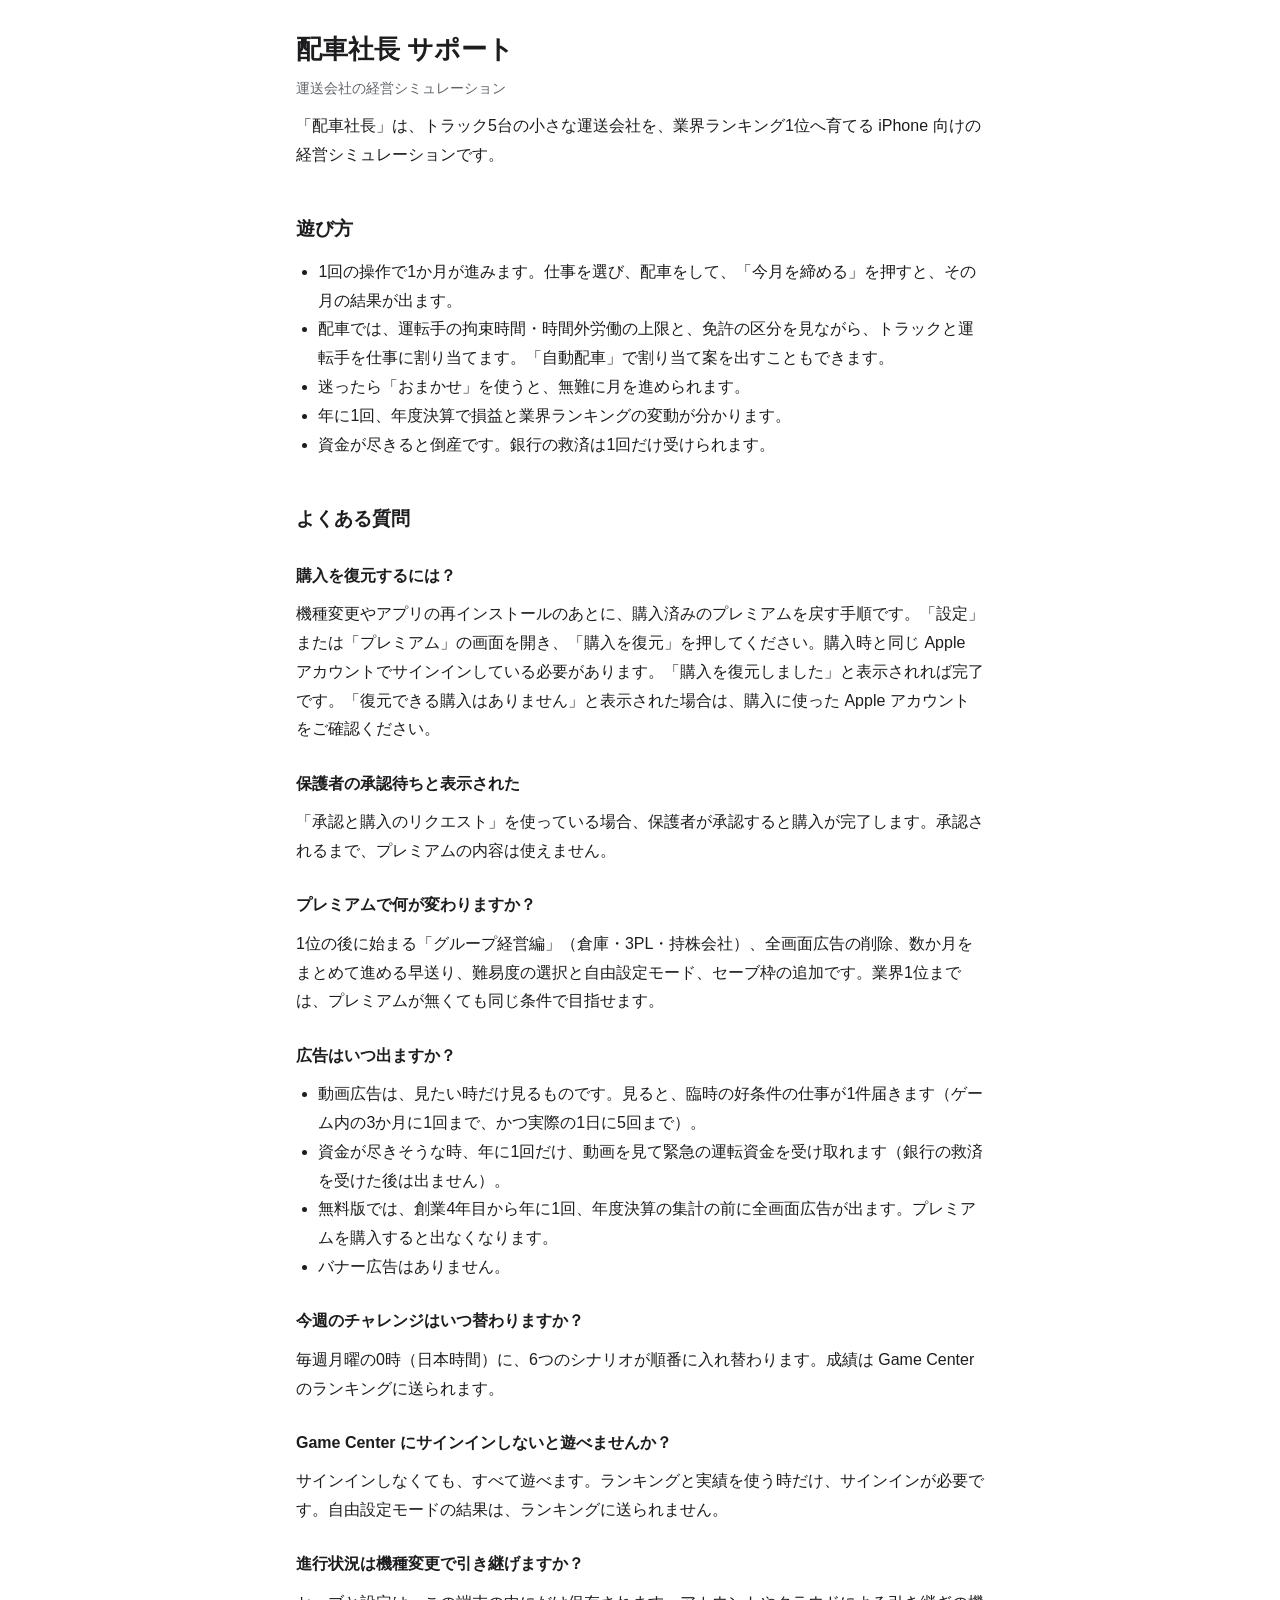
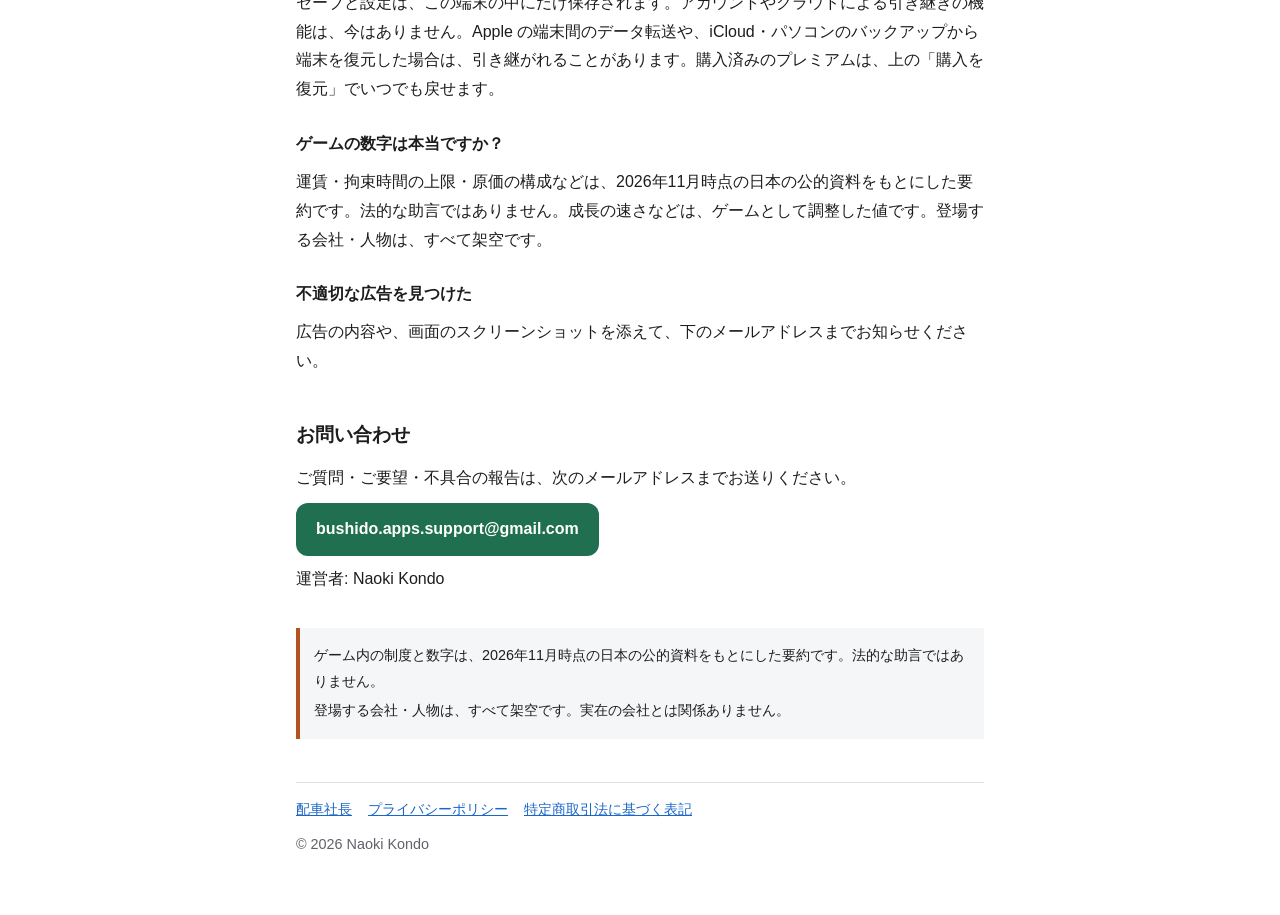
<file: truckingboss/support.html>
<!DOCTYPE html>
<html lang="ja">
<head>
<meta charset="utf-8">
<meta name="viewport" content="width=device-width, initial-scale=1">
<title>サポート — 配車社長</title>
<link rel="stylesheet" href="site.css">
</head>
<body>
<main>
<h1>配車社長 サポート</h1>
<p class="meta">運送会社の経営シミュレーション</p>

<p>「配車社長」は、トラック5台の小さな運送会社を、業界ランキング1位へ育てる iPhone 向けの経営シミュレーションです。</p>

<h2>遊び方</h2>
<ul>
<li>1回の操作で1か月が進みます。仕事を選び、配車をして、「今月を締める」を押すと、その月の結果が出ます。</li>
<li>配車では、運転手の拘束時間・時間外労働の上限と、免許の区分を見ながら、トラックと運転手を仕事に割り当てます。「自動配車」で割り当て案を出すこともできます。</li>
<li>迷ったら「おまかせ」を使うと、無難に月を進められます。</li>
<li>年に1回、年度決算で損益と業界ランキングの変動が分かります。</li>
<li>資金が尽きると倒産です。銀行の救済は1回だけ受けられます。</li>
</ul>

<h2>よくある質問</h2>

<h3>購入を復元するには？</h3>
<p>機種変更やアプリの再インストールのあとに、購入済みのプレミアムを戻す手順です。「設定」または「プレミアム」の画面を開き、「購入を復元」を押してください。購入時と同じ Apple アカウントでサインインしている必要があります。「購入を復元しました」と表示されれば完了です。「復元できる購入はありません」と表示された場合は、購入に使った Apple アカウントをご確認ください。</p>

<h3>保護者の承認待ちと表示された</h3>
<p>「承認と購入のリクエスト」を使っている場合、保護者が承認すると購入が完了します。承認されるまで、プレミアムの内容は使えません。</p>

<h3>プレミアムで何が変わりますか？</h3>
<p>1位の後に始まる「グループ経営編」（倉庫・3PL・持株会社）、全画面広告の削除、数か月をまとめて進める早送り、難易度の選択と自由設定モード、セーブ枠の追加です。業界1位までは、プレミアムが無くても同じ条件で目指せます。</p>

<h3>広告はいつ出ますか？</h3>
<ul>
<li>動画広告は、見たい時だけ見るものです。見ると、臨時の好条件の仕事が1件届きます（ゲーム内の3か月に1回まで、かつ実際の1日に5回まで）。</li>
<li>資金が尽きそうな時、年に1回だけ、動画を見て緊急の運転資金を受け取れます（銀行の救済を受けた後は出ません）。</li>
<li>無料版では、創業4年目から年に1回、年度決算の集計の前に全画面広告が出ます。プレミアムを購入すると出なくなります。</li>
<li>バナー広告はありません。</li>
</ul>

<h3>今週のチャレンジはいつ替わりますか？</h3>
<p>毎週月曜の0時（日本時間）に、6つのシナリオが順番に入れ替わります。成績は Game Center のランキングに送られます。</p>

<h3>Game Center にサインインしないと遊べませんか？</h3>
<p>サインインしなくても、すべて遊べます。ランキングと実績を使う時だけ、サインインが必要です。自由設定モードの結果は、ランキングに送られません。</p>

<h3>進行状況は機種変更で引き継げますか？</h3>
<p>セーブと設定は、この端末の中にだけ保存されます。アカウントやクラウドによる引き継ぎの機能は、今はありません。Apple の端末間のデータ転送や、iCloud・パソコンのバックアップから端末を復元した場合は、引き継がれることがあります。購入済みのプレミアムは、上の「購入を復元」でいつでも戻せます。</p>

<h3>ゲームの数字は本当ですか？</h3>
<p>運賃・拘束時間の上限・原価の構成などは、2026年11月時点の日本の公的資料をもとにした要約です。法的な助言ではありません。成長の速さなどは、ゲームとして調整した値です。登場する会社・人物は、すべて架空です。</p>

<h3>不適切な広告を見つけた</h3>
<p>広告の内容や、画面のスクリーンショットを添えて、下のメールアドレスまでお知らせください。</p>

<h2>お問い合わせ</h2>
<p>ご質問・ご要望・不具合の報告は、次のメールアドレスまでお送りください。</p>
<p><a class="button" href="mailto:bushido.apps.support@gmail.com">bushido.apps.support@gmail.com</a></p>
<p>運営者: Naoki Kondo</p>

<div class="disclaimer">
<p>ゲーム内の制度と数字は、2026年11月時点の日本の公的資料をもとにした要約です。法的な助言ではありません。</p>
<p>登場する会社・人物は、すべて架空です。実在の会社とは関係ありません。</p>
</div>

<footer>
<nav>
<a href="./">配車社長</a>
<a href="privacy.html">プライバシーポリシー</a>
<a href="tokushoho.html">特定商取引法に基づく表記</a>
</nav>
<p>&copy; 2026 Naoki Kondo</p>
</footer>
</main>
</body>
</html>
</file>
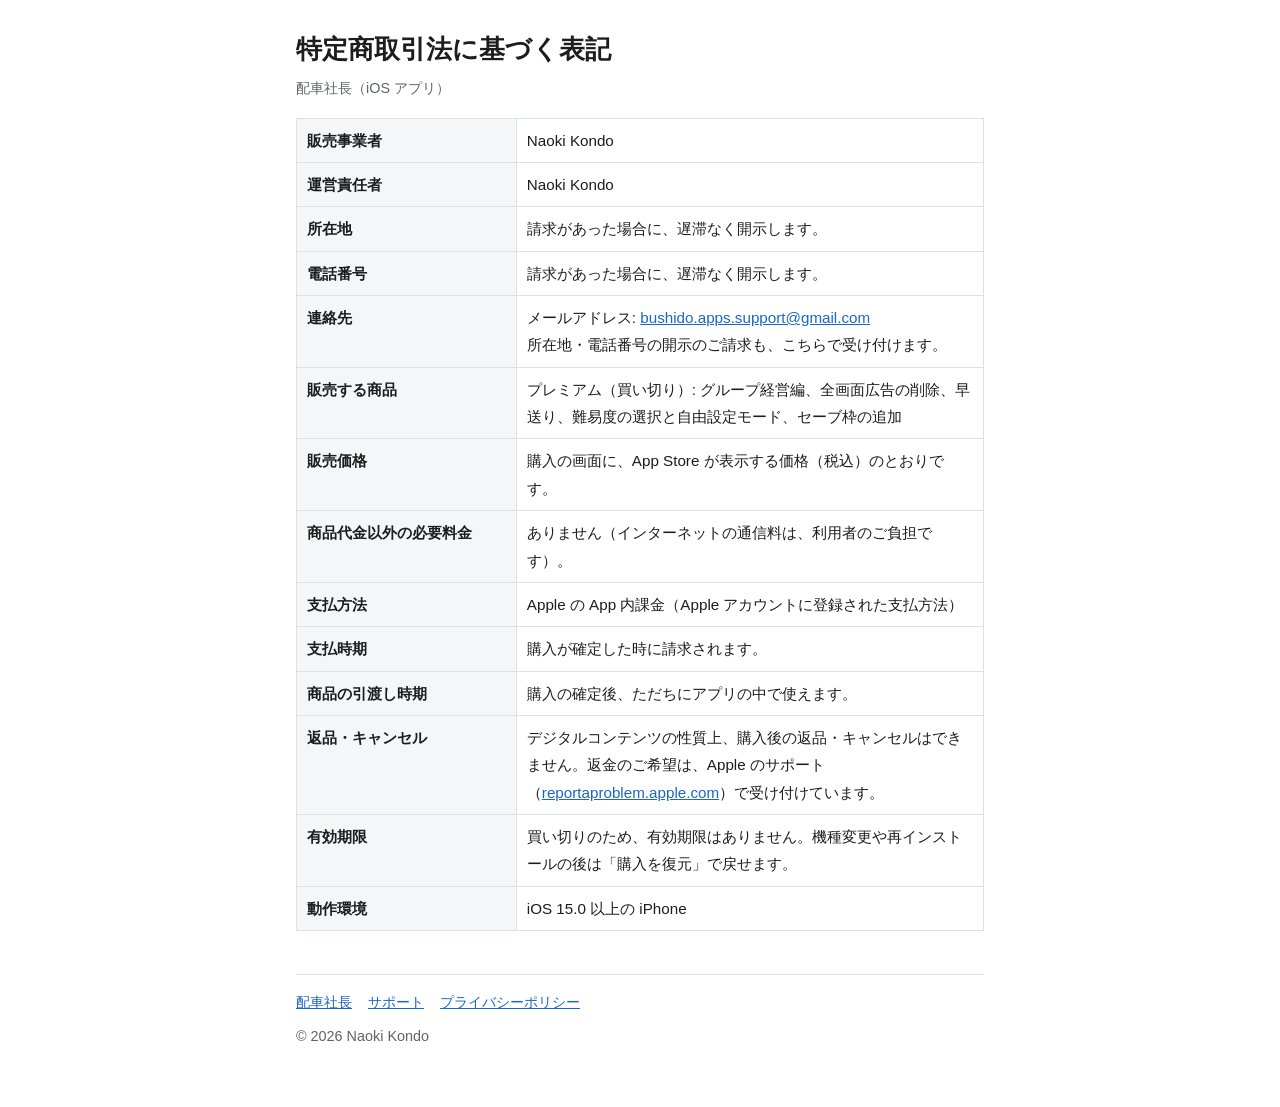
<file: truckingboss/tokushoho.html>
<!DOCTYPE html>
<html lang="ja">
<head>
<meta charset="utf-8">
<meta name="viewport" content="width=device-width, initial-scale=1">
<title>特定商取引法に基づく表記 — 配車社長</title>
<link rel="stylesheet" href="site.css">
</head>
<body>
<main>
<h1>特定商取引法に基づく表記</h1>
<p class="meta">配車社長（iOS アプリ）</p>

<table class="kv">
<tbody>
<tr><th>販売事業者</th><td>Naoki Kondo</td></tr>
<tr><th>運営責任者</th><td>Naoki Kondo</td></tr>
<tr><th>所在地</th><td>請求があった場合に、遅滞なく開示します。</td></tr>
<tr><th>電話番号</th><td>請求があった場合に、遅滞なく開示します。</td></tr>
<tr><th>連絡先</th><td>
メールアドレス: <a href="mailto:bushido.apps.support@gmail.com">bushido.apps.support@gmail.com</a><br>
所在地・電話番号の開示のご請求も、こちらで受け付けます。</td></tr>
<tr><th>販売する商品</th><td>プレミアム（買い切り）: グループ経営編、全画面広告の削除、早送り、難易度の選択と自由設定モード、セーブ枠の追加</td></tr>
<tr><th>販売価格</th><td>購入の画面に、App Store が表示する価格（税込）のとおりです。</td></tr>
<tr><th>商品代金以外の必要料金</th><td>ありません（インターネットの通信料は、利用者のご負担です）。</td></tr>
<tr><th>支払方法</th><td>Apple の App 内課金（Apple アカウントに登録された支払方法）</td></tr>
<tr><th>支払時期</th><td>購入が確定した時に請求されます。</td></tr>
<tr><th>商品の引渡し時期</th><td>購入の確定後、ただちにアプリの中で使えます。</td></tr>
<tr><th>返品・キャンセル</th><td>デジタルコンテンツの性質上、購入後の返品・キャンセルはできません。返金のご希望は、Apple のサポート（<a href="https://reportaproblem.apple.com/">reportaproblem.apple.com</a>）で受け付けています。</td></tr>
<tr><th>有効期限</th><td>買い切りのため、有効期限はありません。機種変更や再インストールの後は「購入を復元」で戻せます。</td></tr>
<tr><th>動作環境</th><td>iOS 15.0 以上の iPhone</td></tr>
</tbody>
</table>

<footer>
<nav>
<a href="./">配車社長</a>
<a href="support.html">サポート</a>
<a href="privacy.html">プライバシーポリシー</a>
</nav>
<p>&copy; 2026 Naoki Kondo</p>
</footer>
</main>
</body>
</html>
</file>
<file: style.css>
:root { color-scheme: light dark; --fg: #1d1d1f; --bg: #fff; --sub: #6e6e73; --link: #327ce7; }
@media (prefers-color-scheme: dark) { :root { --fg: #f5f5f7; --bg: #1c1c1e; --sub: #a1a1a6; --link: #5a9bf0; } }
body { margin: 0; background: var(--bg); color: var(--fg); font-family: -apple-system, BlinkMacSystemFont, "Hiragino Sans", "Noto Sans JP", sans-serif; line-height: 1.8; }
main { max-width: 720px; margin: 0 auto; padding: 32px 16px 64px; }
h1 { font-size: 1.6rem; margin: 0 0 4px; }
h2 { font-size: 1.15rem; margin-top: 2em; }
h3 { font-size: 1rem; margin-top: 1.5em; }
.meta { color: var(--sub); font-size: .9rem; }
a { color: var(--link); word-break: break-all; }
</file>
<file: truckingboss/site.css>
:root {
  color-scheme: light dark;
  --fg: #1d1d1f;
  --sub: #5f6368;
  --bg: #ffffff;
  --panel: #f4f6f8;
  --line: #dde1e6;
  --accent: #1f6f50;
  --accent-fg: #ffffff;
  --warn: #b3541e;
  --link: #1a66c9;
  --meter: #2e8b62;
  --meter-hi: #d9822b;
  --meter-over: #c0392b;
}
@media (prefers-color-scheme: dark) {
  :root {
    --fg: #f2f2f4;
    --sub: #a7abb2;
    --bg: #17191c;
    --panel: #22262b;
    --line: #353a41;
    --accent: #4fbf8f;
    --accent-fg: #0d1f17;
    --warn: #f0a265;
    --link: #6aa8f5;
    --meter: #4fbf8f;
    --meter-hi: #f0a265;
    --meter-over: #ff7b6b;
  }
}

* { box-sizing: border-box; }
body {
  margin: 0;
  background: var(--bg);
  color: var(--fg);
  font-family: -apple-system, BlinkMacSystemFont, "Hiragino Sans", "Noto Sans JP", sans-serif;
  line-height: 1.8;
  -webkit-text-size-adjust: 100%;
}
main { max-width: 720px; margin: 0 auto; padding: 32px 16px 48px; }
h1 { font-size: 1.6rem; line-height: 1.4; margin: 0 0 4px; }
h2 { font-size: 1.2rem; margin: 2.2em 0 .6em; }
h3 { font-size: 1rem; margin: 1.6em 0 .4em; }
p, ul, ol { margin: .6em 0; }
ul, ol { padding-left: 1.4em; }
a { color: var(--link); overflow-wrap: anywhere; }
.meta { color: var(--sub); font-size: .9rem; }
.note { color: var(--sub); font-size: .9rem; }

table { width: 100%; border-collapse: collapse; margin: 1em 0; font-size: .95rem; }
th, td { border: 1px solid var(--line); padding: 8px 10px; text-align: left; vertical-align: top; }
th { background: var(--panel); width: 32%; font-weight: 600; }
@media (max-width: 480px) {
  table.kv, table.kv tbody, table.kv tr, table.kv th, table.kv td { display: block; width: 100%; }
  table.kv tr { margin-bottom: 8px; }
  table.kv th { border-bottom: none; }
}

.button {
  display: inline-block;
  padding: 12px 20px;
  border-radius: 12px;
  background: var(--accent);
  color: var(--accent-fg);
  font-weight: 700;
  text-decoration: none;
}
.button.soon { background: var(--panel); color: var(--sub); border: 1px solid var(--line); cursor: default; }

.disclaimer {
  margin-top: 2.4em;
  padding: 12px 14px;
  border-left: 4px solid var(--warn);
  background: var(--panel);
  font-size: .9rem;
}
.disclaimer p { margin: .2em 0; }

footer { border-top: 1px solid var(--line); margin-top: 3em; padding-top: 1em; font-size: .9rem; color: var(--sub); }
footer nav { display: flex; flex-wrap: wrap; gap: 4px 16px; margin-bottom: .6em; }

/* Marketing page */
.hero { text-align: center; padding: 8px 0 8px; }
.hero svg { width: 100%; max-width: 320px; height: auto; }
.hero .catch { font-size: 1.15rem; font-weight: 700; margin: .4em 0 .2em; }
.hero .sub { color: var(--sub); margin: 0 0 1.2em; }
.features { display: grid; grid-template-columns: 1fr; gap: 12px; padding: 0; list-style: none; }
@media (min-width: 600px) { .features { grid-template-columns: 1fr 1fr; } }
.features li { background: var(--panel); border-radius: 12px; padding: 14px 16px; }
.features strong { display: block; margin-bottom: 2px; }

.dispatch { background: var(--panel); border-radius: 12px; padding: 14px 16px; margin: 1em 0; }
.dispatch .row { display: grid; grid-template-columns: 5.5em 1fr 4.5em; align-items: center; gap: 8px; margin: 8px 0; font-size: .9rem; }
.dispatch .bar { position: relative; height: 12px; border-radius: 6px; background: var(--line); overflow: hidden; }
.dispatch .bar span { position: absolute; inset: 0 auto 0 0; border-radius: 6px; background: var(--meter); }
.dispatch .bar span.hi { background: var(--meter-hi); }
.dispatch .bar span.over { background: var(--meter-over); }
.dispatch .hours { text-align: right; font-variant-numeric: tabular-nums; }
.dispatch .cap { font-size: .8rem; color: var(--sub); margin: 4px 0 0; }
</file>
